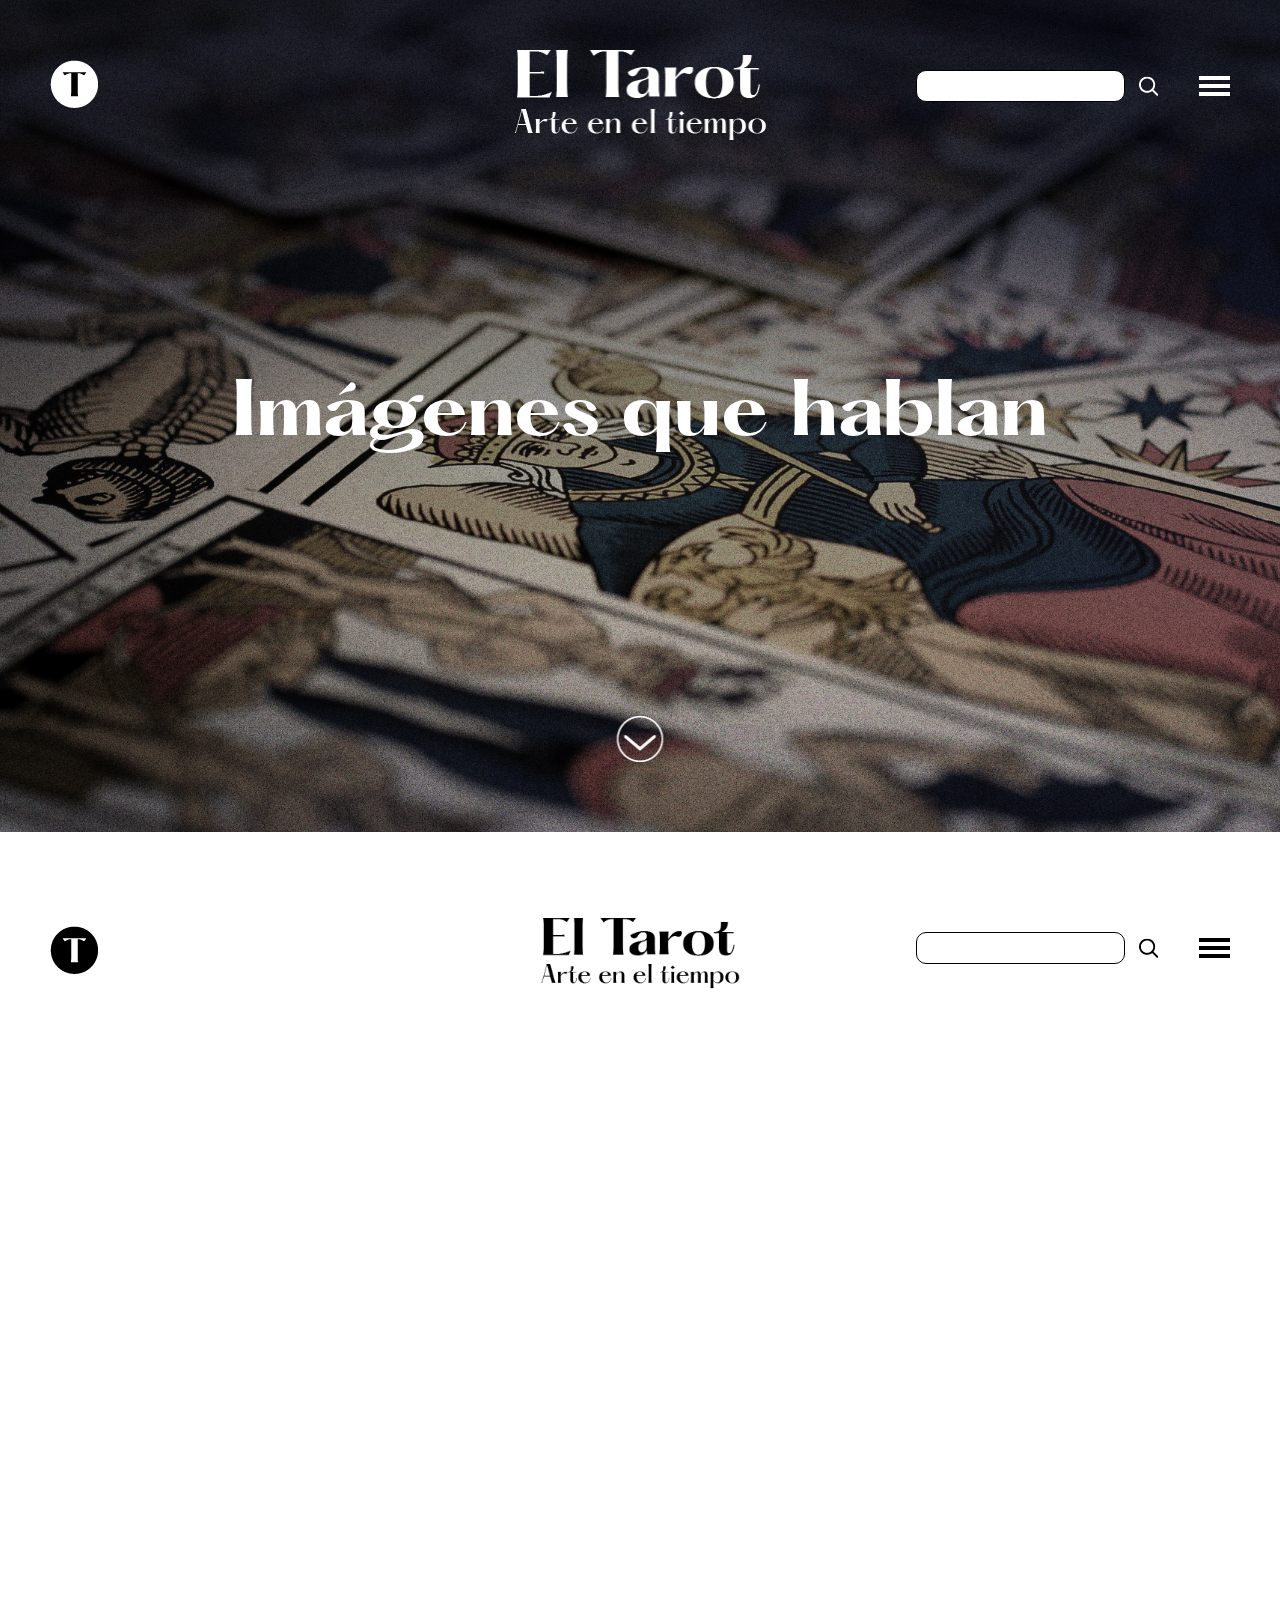
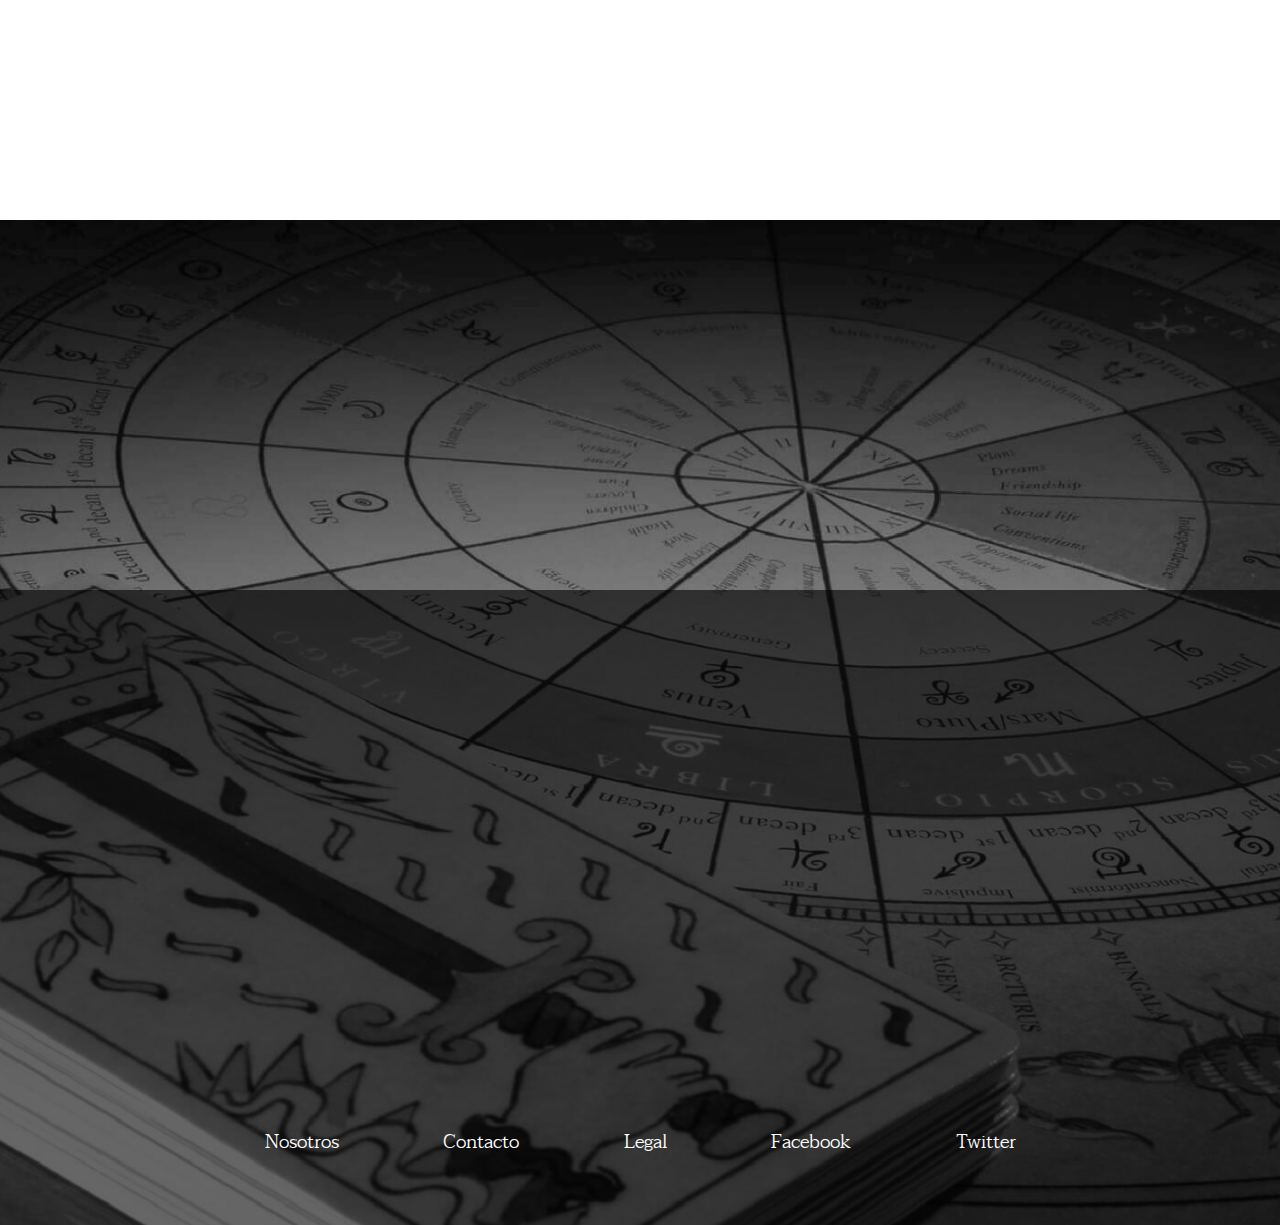
<file: index.html>
<!DOCTYPE html>
<html lang="es">
<head>
   <meta charset="UTF-8" />
   <meta http-equiv="X-UA-Compatible" content="IE=edge" />
   <meta name="viewport" content="width=device-width, initial-scale=1.0, maximum-scale=1.0, user-scalable=no" />
   <title>El Tarot - Arte en el Tiempo</title>
   <link rel="stylesheet" href="./assets/css/style.css?v=6" />
</head>
<body>
   
   <div class="main">
      <div class="container">

         <!-- Header Code -->
         <header class="header z-index-1 animated">
            <div class="content">

               <div class="wrapper-logo-short">
                  <a href="./" class="d-block">
                     <img class="full logo-short d-block color-invert" src="./assets/img/logo-short.png" alt="Logo Short" title="Logo Short">
                  </a>
               </div>

               <div class="wrapper-logo">
                  <a href="./" class="d-block">
                     <img class="full logo d-block color-invert" src="./assets/img/logo.png" alt="Logo" title="Logo" />
                  </a>
               </div>

               <!-- Navbar Code -->
               <div class="section-navbar animated">
                  
                  <div class="content-navbar">

                     <!-- Search Code -->
                     <div class="wrapper-search">
                        <input type="text" class="search" />
                        <button class="send-to-search text-hide color-invert">Send</button>
                     </div>
                     <!-- End Search Code -->

                     <!-- Toggle Button -->
                     <button class="button-toggle-navbar text-hide color-invert">
                        <span class="text-hide">Row</span>
                        <span class="text-hide">Row</span>
                        <span class="text-hide">Row</span>
                     </button>
                     <!-- End Toggle Button -->

                  </div>

                  <!-- Wrapper Navbar -->

                  <div class="wrapper-navbar">

                     <!-- Navbar -->
                     <nav id="nav" class="nav">
                        <ul class="w-fs-27">
                           <li><a href="./articulos">Artículos</a></li>
                           <li><a href="./articulos">Artistas Clásicos</a></li>
                           <li><a href="./articulos">Articulos Contemporáneos</a></li>
                           <li><a href="./articulos">Celebridades</a></li>
                        </ul>
                     </nav>
                     <!-- End Navbar -->

                     <!-- Menu 2 -->
                     <div class="menu-2 w-fs-27">
                        <a href="./">Home</a>
                        <a href="#nosotros">Nosotros</a>
                     </div>
                     <!-- End Menu 2 -->

                  </div>

               </div>
               <!-- End Navbar Code -->
            
            </div>
         </header>
         <!-- End Header Code -->

         <!-- Body code -->
         <section id="body" class="body">
            <div class="content">

               <!-- slider 1 -->
               <div id="slider-1" class="main-slider slider-1">

                  <a href="#" class="slide slide-1 active animated active">
                     <figure>
                        <figcaption class="description fs-90 text-white text-center">
                           <span class="d-inline-block animated fadeInLeft delay-2 hattonbold">Imágenes que hablan</span>
                        </figcaption>
                        <img class="full" src="./assets/img/home-slider/slide-1.jpg" alt="Slide 1" title="Slide 1" />
                     </figure>
                  </a>
                  
                  <a href="#" class="slide slide-2 animated">
                     <figure>
                        <figcaption class="description fs-90 text-black text-center">
                           <span class="d-inline-block animated fadeInLeft delay-2 hattonbold">Explorando la influencia </br>del ocultismo en el arte</span>
                           <button class="slide-button-1 fs-27 d-block margin-auto text-white">Por Marian Coma</button>
                        </figcaption>
                        <img class="full" src="./assets/img/home-slider/slide-2.jpg" alt="Slide 2" title="Slide 2" />
                     </figure>
                  </a>

                  <button class="go-down">Go Down</button>

               </div>
               <!-- End Slider 1 -->

               <!-- Header Sticky 1 Code -->
               <div class="header sticky sticky-1 z-index-3">
                  <div class="content">

                     <div class="wrapper-logo-short">
                        <a href="./" class="d-block">
                           <img class="full logo-short d-block color-invert" src="./assets/img/logo-short.png" alt="Logo Short" title="Logo Short">
                        </a>
                     </div>

                     <div class="wrapper-logo">
                        <a href="./" class="d-block">
                           <img class="full logo d-block color-invert" src="./assets/img/logo.png" alt="Logo" title="Logo" />
                        </a>
                     </div>

                     <!-- Navbar Code -->
                     <div class="section-navbar animated">
                        
                        <div class="content-navbar">

                           <!-- Search Code -->
                           <div class="wrapper-search">
                              <input type="text" class="search" />
                              <button class="send-to-search text-hide color-invert">Send</button>
                           </div>
                           <!-- End Search Code -->

                           <!-- Toggle Button -->
                           <button class="button-toggle-navbar text-hide color-invert">
                              <span class="text-hide">Row</span>
                              <span class="text-hide">Row</span>
                              <span class="text-hide">Row</span>
                           </button>
                           <!-- End Toggle Button -->

                        </div>

                        <!-- Wrapper Navbar -->

                        <div class="wrapper-navbar">

                           <!-- Navbar -->
                           <nav id="nav" class="nav">
                              <ul class="w-fs-27">
                                 <li><a href="./articulos">Artículos</a></li>
                                 <li><a href="./articulos">Artistas Clásicos</a></li>
                                 <li><a href="./articulos">Articulos Contemporáneos</a></li>
                                 <li><a href="./articulos">Celebridades</a></li>
                              </ul>
                           </nav>
                           <!-- End Navbar -->

                           <!-- Menu 2 -->
                           <div class="menu-2 w-fs-27">
                              <a href="./">Home</a>
                              <a href="#nosotros">Nosotros</a>
                           </div>
                           <!-- End Menu 2 -->

                        </div>

                     </div>
                     <!-- End Navbar Code -->
                  
                  </div>
               </div>
               <!-- End Header Sticky 1 Code -->

               <!-- Section Articles -->
               <div class="wrapper-section-articles" id="section-article">

                  <section class="section-articles content-width-1">

                     <article data-aos="fade-right" class="article article-1">
                        <a href="./tarot-terapeutico.html" target="_self">
                           <header class="animated">
                              <h2 class="title">Tarot terapéutico</h2>
                           </header>               
                           <img class="img" src="./assets/img/home-articles/article-1.jpg" alt="Articulo 1" title="Articulo 1">
                        </a>
                     </article>

                     <article data-aos="fade-up" class="article article-2">
                        <a href="#" target="_self">
                           <header class="animated">
                              <h2 class="title">Articulo 2</h2>
                           </header>               
                           <img class="img" src="./assets/img/home-articles/article-2.jpg" alt="Articulo 2" title="Articulo 2">
                        </a>
                     </article>

                     <article data-aos="fade-down" class="article article-3">
                        <a href="./princesa-diana.html" target="_self">
                           <header class="animated">
                              <h2 class="title">Princesa Diana</h2>
                           </header>               
                           <img class="img" src="./assets/img/home-articles/article-3.jpg" alt="Articulo 3" title="Articulo 3">
                        </a>
                     </article>

                     <article data-aos="fade-up" class="article article-4">
                        <a href="./tarot-luna-pan.html" target="_self">
                           <header class="animated">
                              <h2 class="title">Tarot Luna Pan</h2>
                           </header>               
                           <img class="img" src="./assets/img/home-articles/article-4.jpg" alt="Articulo 4" title="Articulo 4">
                        </a>
                     </article>

                     <article  data-aos="fade-down" class="article article-5">
                        <a href="./explorando-la-influencia-del-ocultismo-en-el-arte.html" target="_self">
                           <header class="animated">
                              <h2 class="title">Explorando el Ocultismo</h2>
                           </header>               
                           <img class="img" src="./assets/img/home-articles/article-5.jpg" alt="Articulo 5" title="Articulo 5">
                        </a>
                     </article>

                     <article data-aos="fade-up" class="article article-6">
                        <a href="#" target="_self">
                           <header class="animated">
                              <h2 class="title">Articulo 6</h2>
                           </header>               
                           <img class="img" src="./assets/img/home-articles/article-6.jpg" alt="Articulo 6" title="Articulo 6">
                        </a>
                     </article>

                     <article data-aos="fade-left" class="article article-7">
                        <a href="./leonardo-da-vinci-y-las-sociedades-secretas.html" target="_self">
                           <header class="animated">
                              <h2 class="title">Leonardo Da Vinci</h2>
                           </header>               
                           <img class="img" src="./assets/img/home-articles/article-7.jpg" alt="Articulo 7" title="Articulo 7">
                        </a>
                     </article>

                     <article data-aos="fade-left" class="article article-8">   
                        <a href="#" target="_self">   
                           <header class="animated">
                              <h2 class="title">Articulo 8</h2>
                           </header>               
                           <img class="img" src="./assets/img/home-articles/article-8.jpg" alt="Articulo 8" title="Articulo 8">
                        </a>
                     </article>

                  </section>

               </div>
               <!-- End Section Articles -->

               <!-- Section Nosotros -->
               <div id="nosotros" class="wrapper-section-nosotros with-bg-image z-index-1" style="background-image: url(./assets/img/back-image-nosotros.jpg);">

                  <!-- Header Sticky 2 Code -->
                  <div class="header sticky filter-black z-index-5" style="opacity: 0;">
                     <div class="content">

                        <div class="wrapper-logo-short">
                           <a href="./" class="d-block">
                              <img class="full logo-short d-block color-invert" src="./assets/img/logo-short.png" alt="Logo Short" title="Logo Short">
                           </a>
                        </div>

                        <div class="wrapper-logo">
                           <a href="./" class="d-block">
                              <img class="full logo d-block color-invert" src="./assets/img/logo.png" alt="Logo" title="Logo" />
                           </a>
                        </div>

                        <!-- Navbar Code -->
                        <div class="section-navbar animated">
                           
                           <div class="content-navbar">

                              <!-- Search Code -->
                              <div class="wrapper-search">
                                 <input type="text" class="search" />
                                 <button class="send-to-search text-hide color-invert">Send</button>
                              </div>
                              <!-- End Search Code -->

                              <!-- Toggle Button -->
                              <button class="button-toggle-navbar text-hide color-invert">
                                 <span class="text-hide">Row</span>
                                 <span class="text-hide">Row</span>
                                 <span class="text-hide">Row</span>
                              </button>
                              <!-- End Toggle Button -->

                           </div>

                           <!-- Wrapper Navbar -->
                           <div class="wrapper-navbar">

                              <!-- Navbar -->
                              <nav id="nav" class="nav">
                                 <ul class="w-fs-27">
                                    <li><a href="./articulos">Artículos</a></li>
                                    <li><a href="./articulos">Artistas Clásicos</a></li>
                                    <li><a href="./articulos">Articulos Contemporáneos</a></li>
                                    <li><a href="./articulos">Celebridades</a></li>
                                 </ul>
                              </nav>
                              <!-- End Navbar -->

                              <!-- Menu 2 -->
                              <div class="menu-2 w-fs-27">
                                 <a href="./">Home</a>
                                 <a href="#nosotros">Nosotros</a>
                              </div>
                              <!-- End Menu 2 -->

                           </div>
                           <!-- End Wrapper Navbar -->

                        </div>
                        <!-- End Navbar Code -->
                     
                     </div>
                  </div>
                  <!-- End Header Sticky 2 Code -->

                  <div class="content witg-bg-img">
                     <div class="wrapper-legend wrapper-legend-1">
                        <aside class="legend legend-1">
                           <p data-aos="fade-right" class="text-white fs-24 tavirajregular lh-1-5">No es un asunto desconocido los vínculos entre el arte y las creencias mágicas, mistéricas o místicas, una colección de motivos que integran lo que hoy llamamos “esoterismo”. Tanto las manifestaciones artísticas simbolistas o abstractas como las creencias o prácticas de índole sobrenaturalista existen desde los inicios de la civilización. Puede trazarse así una historia ininterrumpida de los vínculos entre ambos fenómenos al menos desde las primeras civilizaciones, tras las revoluciones neolítica y urbana.</p>

                           <!-- Navbar Footer -->
                           <div class="navbar-footer w-fs-20">
                              <a href="#" target="_blank">Nosotros</a>
                              <a href="./contacto.html" target="_blank">Contacto</a>
                              <a href="#" target="_blank">Legal</a>
                              <a href="#" target="_blank">Facebook</a>
                              <a href="#" target="_blank">Twitter</a>
                           </div>
                           <!-- End Navbar Footer -->
                        </aside>
                     </div>
                  </div>

               </div>
               <!-- End Section Nosotros -->

            </div>
         </section>
         <!-- End Body Code-->

      </div>
   </div>

   <!-- Insert Js Files -->
   <script src="./assets/js/main.js?v=2"></script>
   <script src="https://unpkg.com/aos@2.3.1/dist/aos.js"></script>
   <script>AOS.init();</script>
   <!-- Css File -->
   <link href="https://unpkg.com/aos@2.3.1/dist/aos.css" rel="stylesheet">
</body>
</html>
</file>
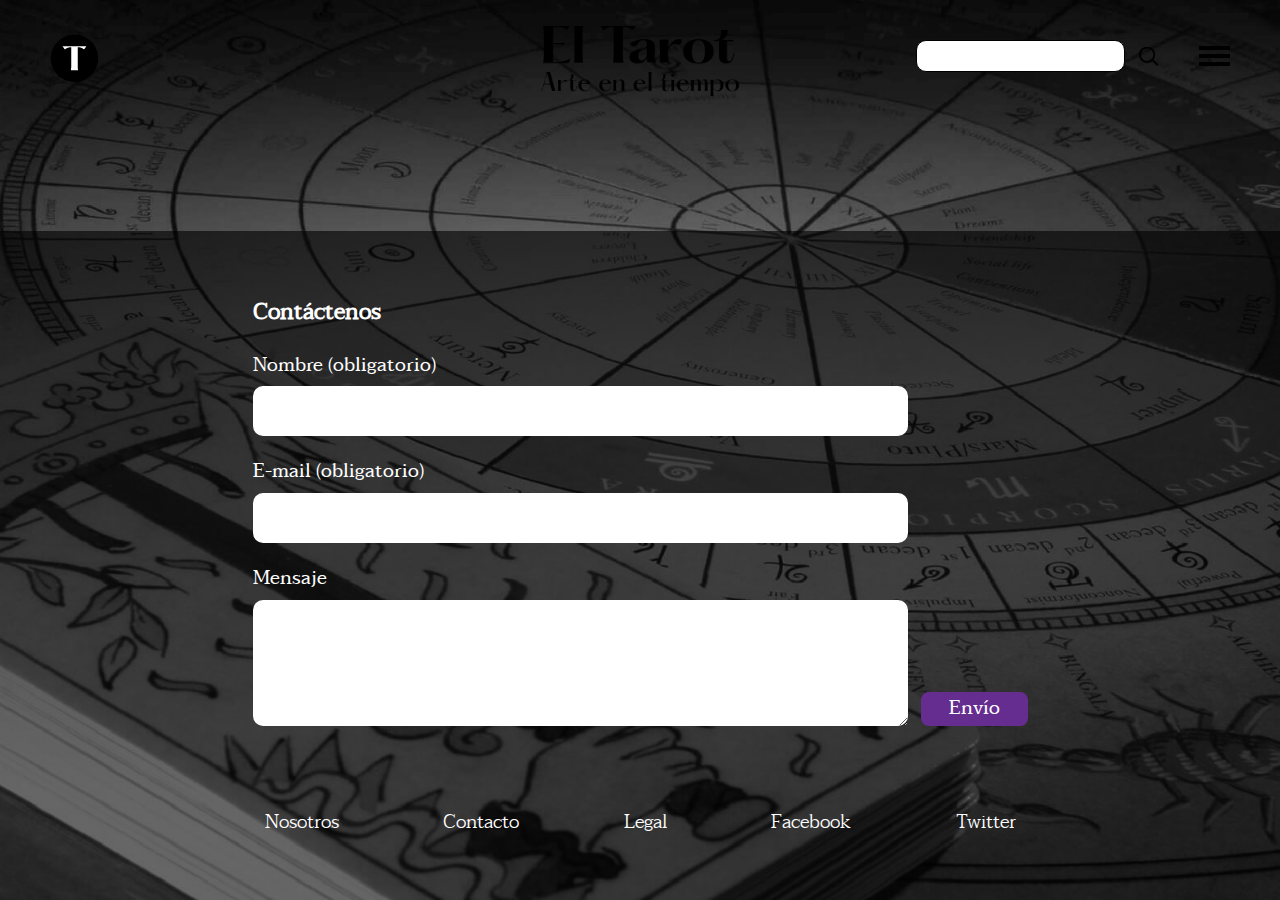
<file: contacto.html>
<!DOCTYPE html>
<html lang="es">
<head>
   <meta charset="UTF-8" />
   <meta http-equiv="X-UA-Compatible" content="IE=edge" />
   <meta name="viewport" content="width=device-width, initial-scale=1.0, maximum-scale=1.0, user-scalable=no" />
   <title>Contacto - El Tarot</title>
   <link rel="stylesheet" href="./assets/css/style.css?v=6" />
</head>
<body class="p-contact">
   
   <div class="main">
      <div class="container">

         <!-- Body code -->
         <section id="body" class="body" style="min-height: 100vh;">
            <div class="content">

               <!-- Section Nosotros -->
               <div class="wrapper-section-nosotros with-bg-image z-index-3" style="background-image: url(./assets/img/back-image-nosotros.jpg);min-height: 100vh;">

                  <!-- Header Sticky 2 Code -->
                  <header class="header sticky sticky-2 z-index-5 filter-black" style="margin-top: 0;">
                     <div class="content">

                        <div class="wrapper-logo-short">
                           <a href="./" class="d-block">
                              <img class="full logo-short d-block color-invert" src="./assets/img/logo-short.png" alt="Logo Short" title="Logo Short">
                           </a>
                        </div>

                        <div class="wrapper-logo">
                           <a href="./" class="d-block">
                              <img class="full logo d-block color-invert" src="./assets/img/logo.png" alt="Logo" title="Logo" />
                           </a>
                        </div>

                        <!-- Navbar Code -->
                        <div class="section-navbar animated">
                           
                           <div class="content-navbar">

                              <!-- Search Code -->
                              <div class="wrapper-search">
                                 <input type="text" class="search" />
                                 <button class="send-to-search text-hide color-invert">Send</button>
                              </div>
                              <!-- End Search Code -->

                              <!-- Toggle Button -->
                              <button class="button-toggle-navbar text-hide color-invert">
                                 <span class="text-hide">Row</span>
                                 <span class="text-hide">Row</span>
                                 <span class="text-hide">Row</span>
                              </button>
                              <!-- End Toggle Button -->

                           </div>

                           <!-- Wrapper Navbar -->
                           <div class="wrapper-navbar">

                              <!-- Navbar -->
                              <nav id="nav" class="nav">
                                 <ul class="w-fs-27">
                                    <li><a href="./articulos">Artículos</a></li>
                                    <li><a href="./articulos">Artistas Clásicos</a></li>
                                    <li><a href="./articulos">Articulos Contemporáneos</a></li>
                                    <li><a href="./articulos">Celebridades</a></li>
                                 </ul>
                              </nav>
                              <!-- End Navbar -->

                              <!-- Menu 2 -->
                              <div class="menu-2 w-fs-27">
                                 <a href="./">Home</a>
                                 <a href="./#nosotros">Nosotros</a>
                              </div>
                              <!-- End Menu 2 -->

                           </div>
                           <!-- End Wrapper Navbar -->

                        </div>
                        <!-- End Navbar Code -->
                     
                     </div>
                  </header>
                  <!-- End Header Sticky 2 Code -->

                  <div class="body-content content witg-bg-img">
                     <div class="wrapper-legend wrapper-legend-1">
                        <aside class="legend legend-1">
                           
                           <div class="wrapper-form">
                              <h4 class="text-white fs-24">Contáctenos</h4>
                              <form class="form-1">
                                 <p>
                                    <span class="fs-20">Nombre (obligatorio)</span>
                                    <input type="text">
                                 </p>
                                 <p>
                                    <span class="fs-20">E-mail (obligatorio)</span>
                                    <input type="text">
                                 </p>
                                 <p>
                                    <span class="fs-20">Mensaje</span>
                                    <textarea name="" id=""></textarea>
                                 </p>
                                 <button class="text-center fs-20 text-white">Envío</button>
                              </form>
                           </div>

                           <!-- Navbar Footer -->
                           <div class="navbar-footer w-fs-20 margin-1">
                              <a href="#" target="_blank">Nosotros</a>
                              <a href="./contacto.html" target="_blank">Contacto</a>
                              <a href="#" target="_blank">Legal</a>
                              <a href="#" target="_blank">Facebook</a>
                              <a href="#" target="_blank">Twitter</a>
                           </div>
                           <!-- End Navbar Footer -->
                        </aside>
                     </div>
                  </div>

               </div>
               <!-- End Section Nosotros -->

            </div>
         </section>
         <!-- End Body Code-->

      </div>
   </div>

   <!-- Insert Js Files -->
   <script src="./assets/js/main.js?v=2"></script>
   <script src="https://unpkg.com/aos@2.3.1/dist/aos.js"></script>
   <script>AOS.init();</script>
   <!-- Css File -->
   <link href="https://unpkg.com/aos@2.3.1/dist/aos.css" rel="stylesheet">
</body>
</html>
</file>
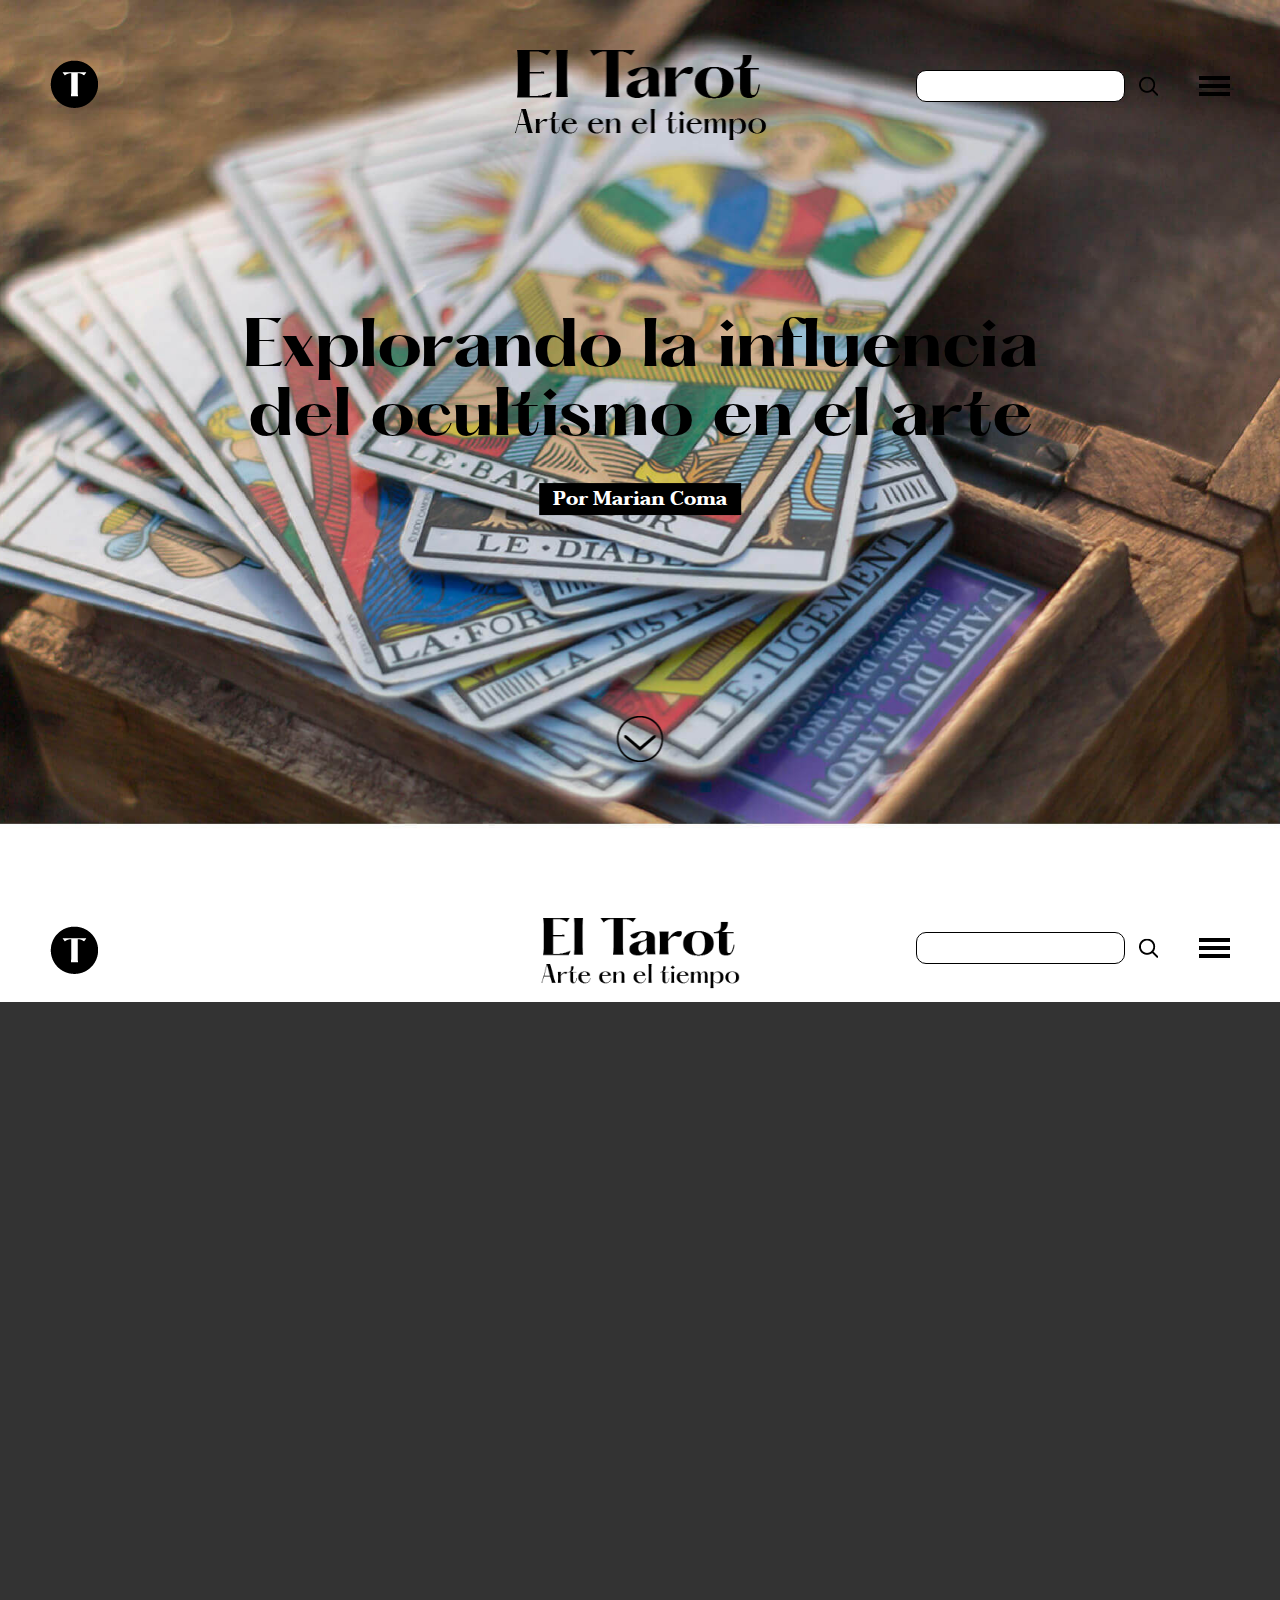
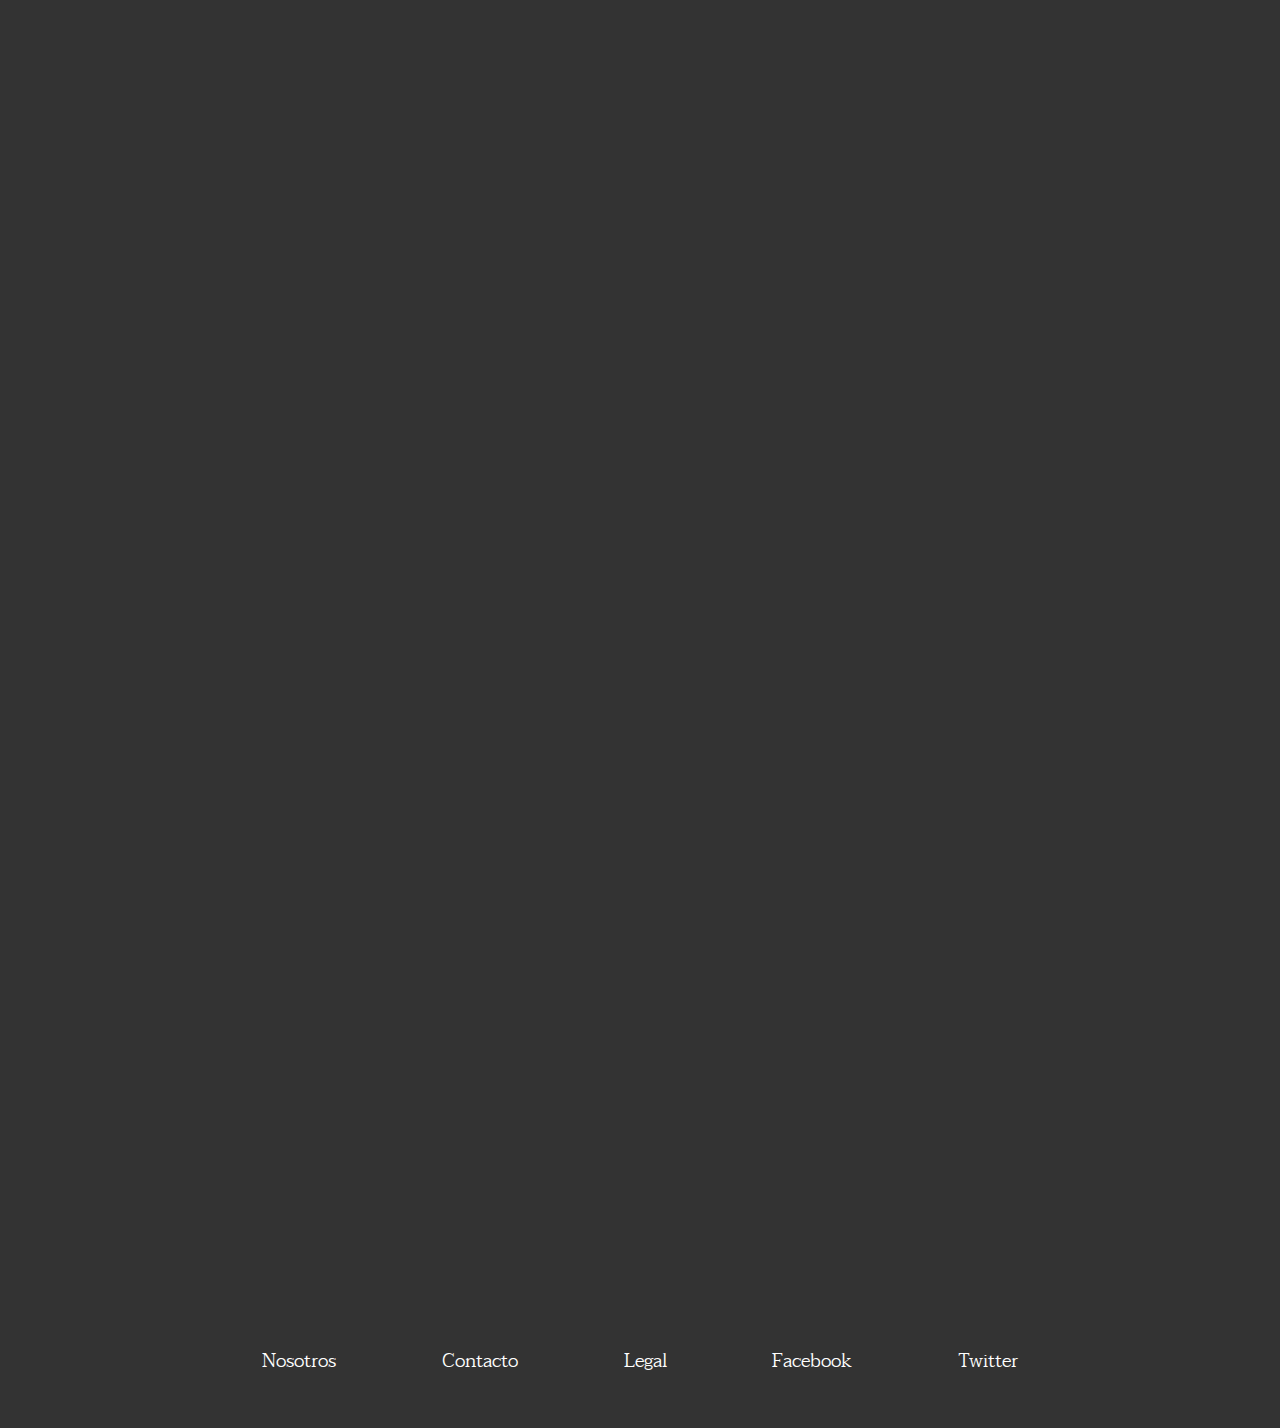
<file: explorando-la-influencia-del-ocultismo-en-el-arte.html>
<!DOCTYPE html>
<html lang="es">
<head>
   <meta charset="UTF-8" />
   <meta http-equiv="X-UA-Compatible" content="IE=edge" />
   <meta name="viewport" content="width=device-width, initial-scale=1.0, maximum-scale=1.0, user-scalable=no" />
   <title>Explorando la influencia del ocultismo en el arte - El Tarot</title>
   <link rel="stylesheet" href="./assets/css/style.css?v=6" />
   <!-- Share to Facebook -->
   <meta property="og:url" content="" />
   <meta property="og:type" content="article" />
   <meta property="og:title" content="Explorando la influencia del ocultismo en el arte" />
   <meta property="og:description" content="Explorando la influencia del ocultismo en el arte - El tarot" />
   <meta property="og:image" content="./assets/img/banner-explorando-ocultismo.jpg?v=5" />
   <!-- Share to Twitter -->
   <meta name="twitter:card" content="summary"/>
   <meta name="twitter:url" content=""/>
   <meta name="twitter:title" content="Explorando la influencia del ocultismo en el arte"/>
   <meta name="twitter:description" content="Explorando la influencia del ocultismo en el arte - El tarot"/>
   <meta name="twitter:image" content="./assets/img/banner-explorando-ocultismo.jpg?v=5"/>
</head>
<body class="p-eo">
   
   <div class="main">
      <div class="container">

         <!-- Header Code -->
         <header class="header filter-black z-index-1 animated">
            <div class="content">

               <div class="wrapper-logo-short">
                  <a href="./" class="d-block">
                     <img class="full logo-short d-block color-invert" src="./assets/img/logo-short.png" alt="Logo Short" title="Logo Short">
                  </a>
               </div>

               <div class="wrapper-logo">
                  <a href="./" class="d-block">
                     <img class="full logo d-block color-invert" src="./assets/img/logo.png" alt="Logo" title="Logo" />
                  </a>
               </div>

               <!-- Navbar Code -->
               <div class="section-navbar animated">
                  
                  <div class="content-navbar">

                     <!-- Search Code -->
                     <div class="wrapper-search">
                        <input type="text" class="search" />
                        <button class="send-to-search text-hide color-invert">Send</button>
                     </div>
                     <!-- End Search Code -->

                     <!-- Toggle Button -->
                     <button class="button-toggle-navbar text-hide color-invert">
                        <span class="text-hide">Row</span>
                        <span class="text-hide">Row</span>
                        <span class="text-hide">Row</span>
                     </button>
                     <!-- End Toggle Button -->

                  </div>

                  <!-- Wrapper Navbar -->

                  <div class="wrapper-navbar">

                     <!-- Navbar -->
                     <nav id="nav" class="nav">
                        <ul class="w-fs-27">
                           <li><a href="./articulos">Artículos</a></li>
                           <li><a href="./articulos">Artistas Clásicos</a></li>
                           <li><a href="./articulos">Articulos Contemporáneos</a></li>
                           <li><a href="./articulos">Celebridades</a></li>
                        </ul>
                     </nav>
                     <!-- End Navbar -->

                     <!-- Menu 2 -->
                     <div class="menu-2 w-fs-27">
                        <a href="./">Home</a>
                        <a href="./#nosotros">Nosotros</a>
                     </div>
                     <!-- End Menu 2 -->

                  </div>

               </div>
               <!-- End Navbar Code -->
            
            </div>
         </header>
         <!-- End Header Code -->

         <!-- Body code -->
         <section id="body" class="body">
            <div class="content">

               <!-- slider 1 -->
               <div id="slider-1" class="main-slider slider-1">

                  <a href="#" class="slide slide-1 active animated active delay-1">
                     <figure>
                        <figcaption class="description text-black text-center">
 
                           <span class="d-block animated fadeInLeft delay-2 fs-72 hattonbold">Explorando la influencia <br />del ocultismo en el arte</span>

                           <button class="slide-button-1 fs-20 d-block margin-auto text-white tavirajbold" style="margin-top: 28px;">Por Marian Coma</button>

                        </figcaption>
                        <img class="full" src="./assets/img/banner-explorando-ocultismo.jpg?v=2" alt="Tarot Terapéutico" title="Tarot Terapéutico" />
                     </figure>
                  </a>

                  <button class="go-down filter-invert">Go Down</button>

               </div>
               <!-- End Slider 1 -->

               <!-- Header Sticky 1 Code -->
               <div class="header sticky sticky-1 z-index-3">
                  <div class="content">

                     <div class="wrapper-logo-short">
                        <a href="./" class="d-block">
                           <img class="full logo-short d-block color-invert" src="./assets/img/logo-short.png" alt="Logo Short" title="Logo Short">
                        </a>
                     </div>

                     <div class="wrapper-logo">
                        <a href="./" class="d-block">
                           <img class="full logo d-block color-invert" src="./assets/img/logo.png" alt="Logo" title="Logo" />
                        </a>
                     </div>

                     <!-- Navbar Code -->
                     <div class="section-navbar animated">
                        
                        <div class="content-navbar">

                           <!-- Search Code -->
                           <div class="wrapper-search">
                              <input type="text" class="search" />
                              <button class="send-to-search text-hide color-invert">Send</button>
                           </div>
                           <!-- End Search Code -->

                           <!-- Toggle Button -->
                           <button class="button-toggle-navbar text-hide color-invert">
                              <span class="text-hide">Row</span>
                              <span class="text-hide">Row</span>
                              <span class="text-hide">Row</span>
                           </button>
                           <!-- End Toggle Button -->

                        </div>

                        <!-- Wrapper Navbar -->

                        <div class="wrapper-navbar">

                           <!-- Navbar -->
                           <nav id="nav" class="nav">
                              <ul class="w-fs-27">
                                 <li><a href="./articulos">Artículos</a></li>
                                 <li><a href="./articulos">Artistas Clásicos</a></li>
                                 <li><a href="./articulos">Articulos Contemporáneos</a></li>
                                 <li><a href="./articulos">Celebridades</a></li>
                              </ul>
                           </nav>
                           <!-- End Navbar -->

                           <!-- Menu 2 -->
                           <div class="menu-2 w-fs-27">
                              <a href="./">Home</a>
                              <a href="./#nosotros">Nosotros</a>
                           </div>
                           <!-- End Menu 2 -->

                        </div>

                     </div>
                     <!-- End Navbar Code -->
                  
                  </div>
               </div>
               <!-- End Header Sticky 1 Code -->

               <!-- Section Article 1 -->
               <div class="wrapper-section-style bg-c2" id="section-article" style="padding-bottom: 40px;">

                  <section class="section-style-1 margin-auto">

                     <article class="article article-1 padding-6 grid-col-2">
                        <article>
                           <h2 class="title text-left lh-1-25 fs-32 text-white" data-aos="fade-left">» La presencia del ocultismo, paganismo y psicodelia en el arte: de Harry Smith y Jordan Belson a William Burroughs y Alan Moore, pasando por Aleister Crowley«</h2>
                        </article>

                        <article>
                           <p data-aos="fade-right" class="lh-1-25 fs-21 aos-init aos-animate text-left text-white">El ocultismo siempre ha estado presente de una forma u otra entre nosotros, aunque no fuéramos plenamente conscientes de ello, ya sea a través de sociedades secretas, la cultura popular, el tarot o el espiritismo. Por motivos evidentes siempre ha permanecido en gran parte como un elemento underground, alejado de las masas y los grandes focos; un arte al que sólo los realmente interesados pueden acceder. Sin embargo, en los últimos años muchos artistas han vuelto a interesarse por asuntos tan diversos como la alquimia, los cultos secretas, la teosofía y la antroposofía, las corrientes esotéricas de las grandes religiones, las filosofías orientales, la magia, la psicodelia y la ingesta de drogas, los símbolos y los mitos universales, la llamada cuarta vía del místico armenio Georges Gurdjieff generando un renovado interés por estas cuestiones que no existía desde la Contracultura de los años sesenta y setenta.</p>
                        </article>
                     </article>

                  </section>

               </div>
               <!-- End Section Article 1 -->

               <!-- Section Article 2 -->
               <div class="wrapper-section-style bg-c2" id="section-article" style="padding-bottom: 50px;">

                  <section class="section-style-1 margin-auto">

                     <article class="article article-1 padding-6 grid-col-2">
                        <article>
                           <p data-aos="fade-right" class="lh-1-25 fs-21 aos-init aos-animate text-left text-white" style="margin-top: 0;">Durante décadas se censuró la influencia esotérica, sobre todo de la teosofía y el espiritismo, en la obra de maestros como Kandinsky, Mondrian, Malevich, Pollock y Gauguin, y también se negó el influjo de la geometría no euclídea y el concepto de la cuarta dimensión en artistas como Duchamp o los futuristas Giacomo Balla y Umberto Boccioni.<br><br>Estas conexiones con la teosofía, la alquimia, la masonería, la magia o la filosofía oriental son infinitas y además muy influyentes en el desarrollo de corrientes culturales como el rock, el jazz, el cine underground, la pintura abstracta o la literatura. Y aunque es sabida la influencia que han tenido personajes como Anton LaVey, Aleister Crowley, Georges Gurdjeff o los gurús psicodélicos en diferentes escenas y escuelas, no es tan fácil encontrar conexiones evidentes en museos u obras de divulgación entre esta relación</p>
                        </article>

                        <article>
                           <figure data-aos="fade-left">
                              <img class="d-block full" src="./assets/img/explorando-ocultismo-2.jpg?v=2" alt="" title="">
                              <figcaption class="text-white fs-16" style="margin-top: 14px;">'Holy Guardian Angel', de Marjorie Cameron.</figcaption>
                           </figure>
                        </article>
                     </article>

                     <!-- Navbar Footer -->
                     <div class="navbar-footer w-fs-20 text-white" style="margin-top: 0;">
                        <a href="#" target="_blank">Nosotros</a>
                        <a href="./contacto.html" target="_blank">Contacto</a>
                        <a href="#" target="_blank">Legal</a>
                        <a href="#" target="_blank">Facebook</a>
                        <a href="#" target="_blank">Twitter</a>
                     </div>
                     <!-- End Navbar Footer -->

                  </section>

               </div>
               <!-- End Section Article 2 -->

            </div>
         </section>
         <!-- End Body Code-->

         <div class="float-share">
            <button class="filter-invert facebook-button-share with-bg-image" style="background-image: url(./assets/img/facebook-button.png);"></button>
            <button class="filter-invert twitter-button-share with-bg-image" style="background-image: url(./assets/img/twitter-button.png);margin-top: 9px;"></button>
         </div>
      </div>
   </div>

   <!-- Insert Js Files -->
   <script src="./assets/js/main.js?v=2"></script>
   <script src="https://unpkg.com/aos@2.3.1/dist/aos.js"></script>
   <script>AOS.init();</script>
   <!-- Css File -->
   <link href="https://unpkg.com/aos@2.3.1/dist/aos.css" rel="stylesheet">
</body>
</html>
</file>
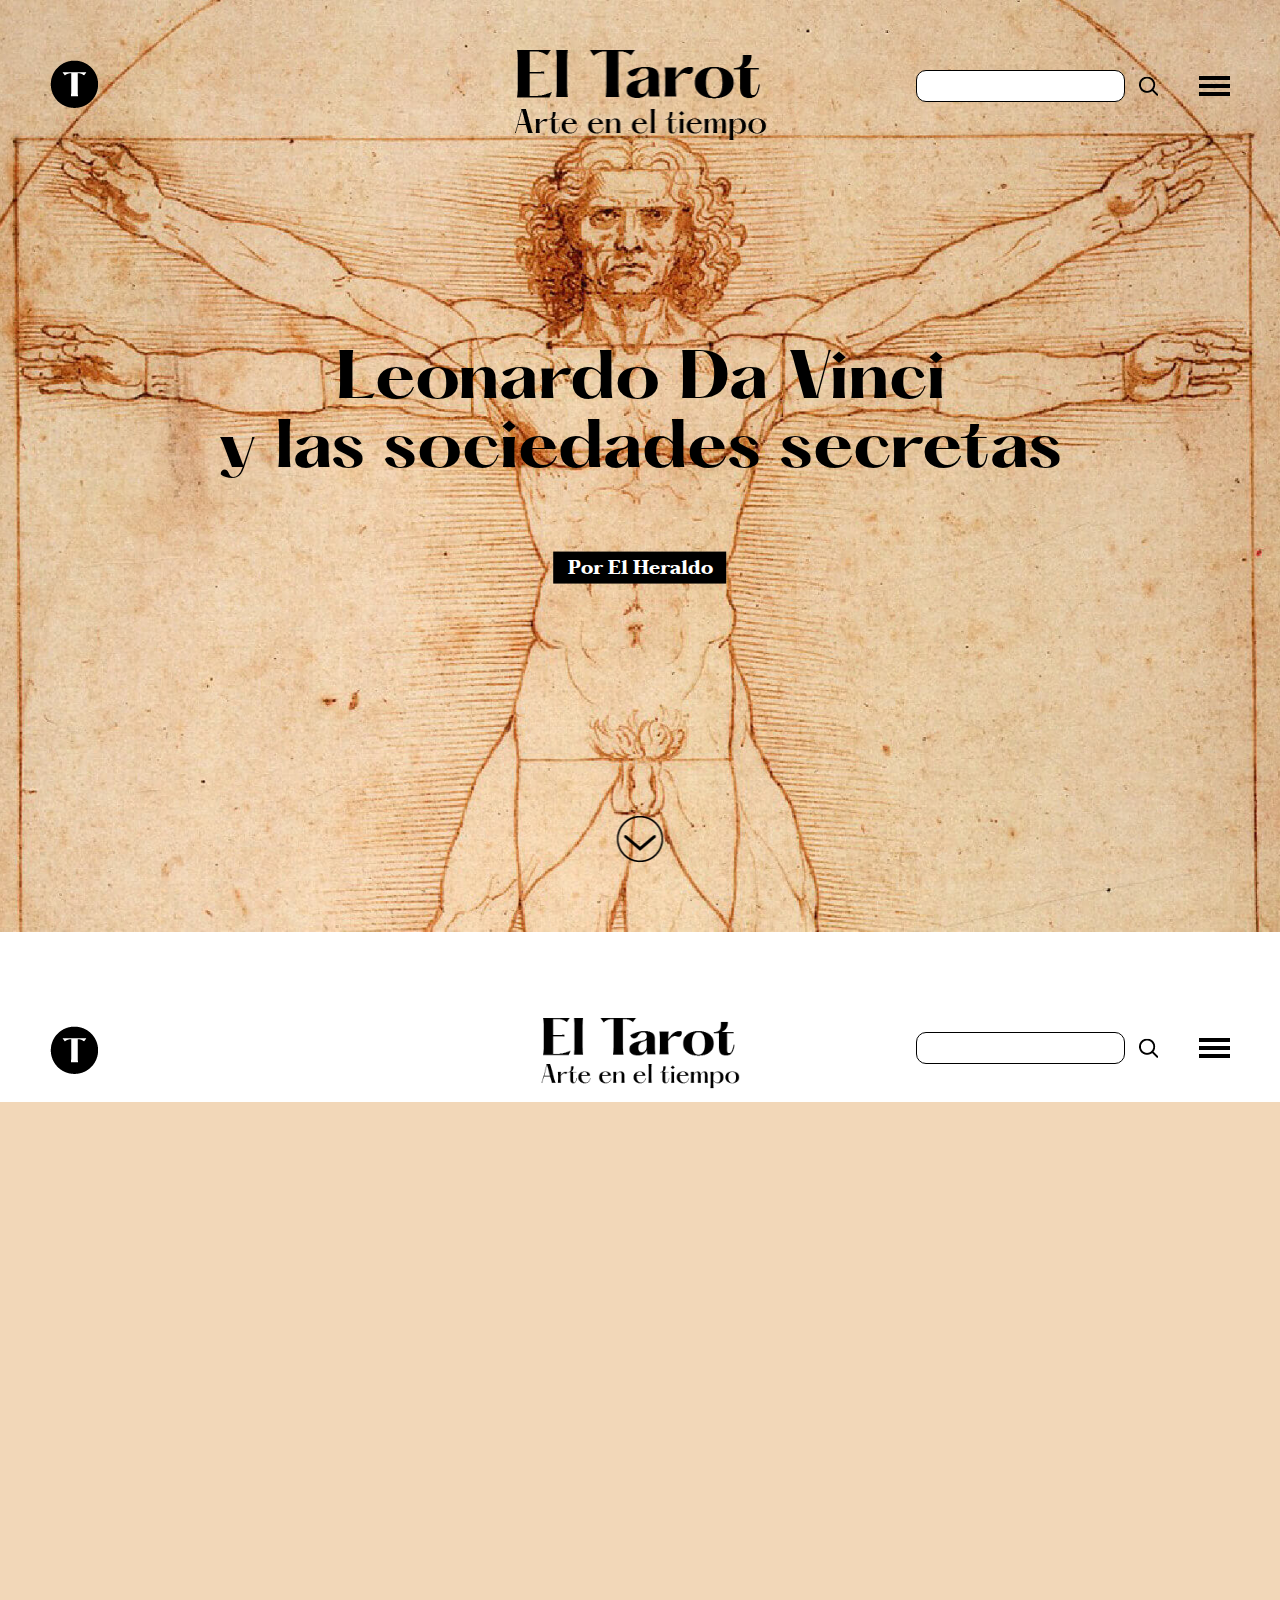
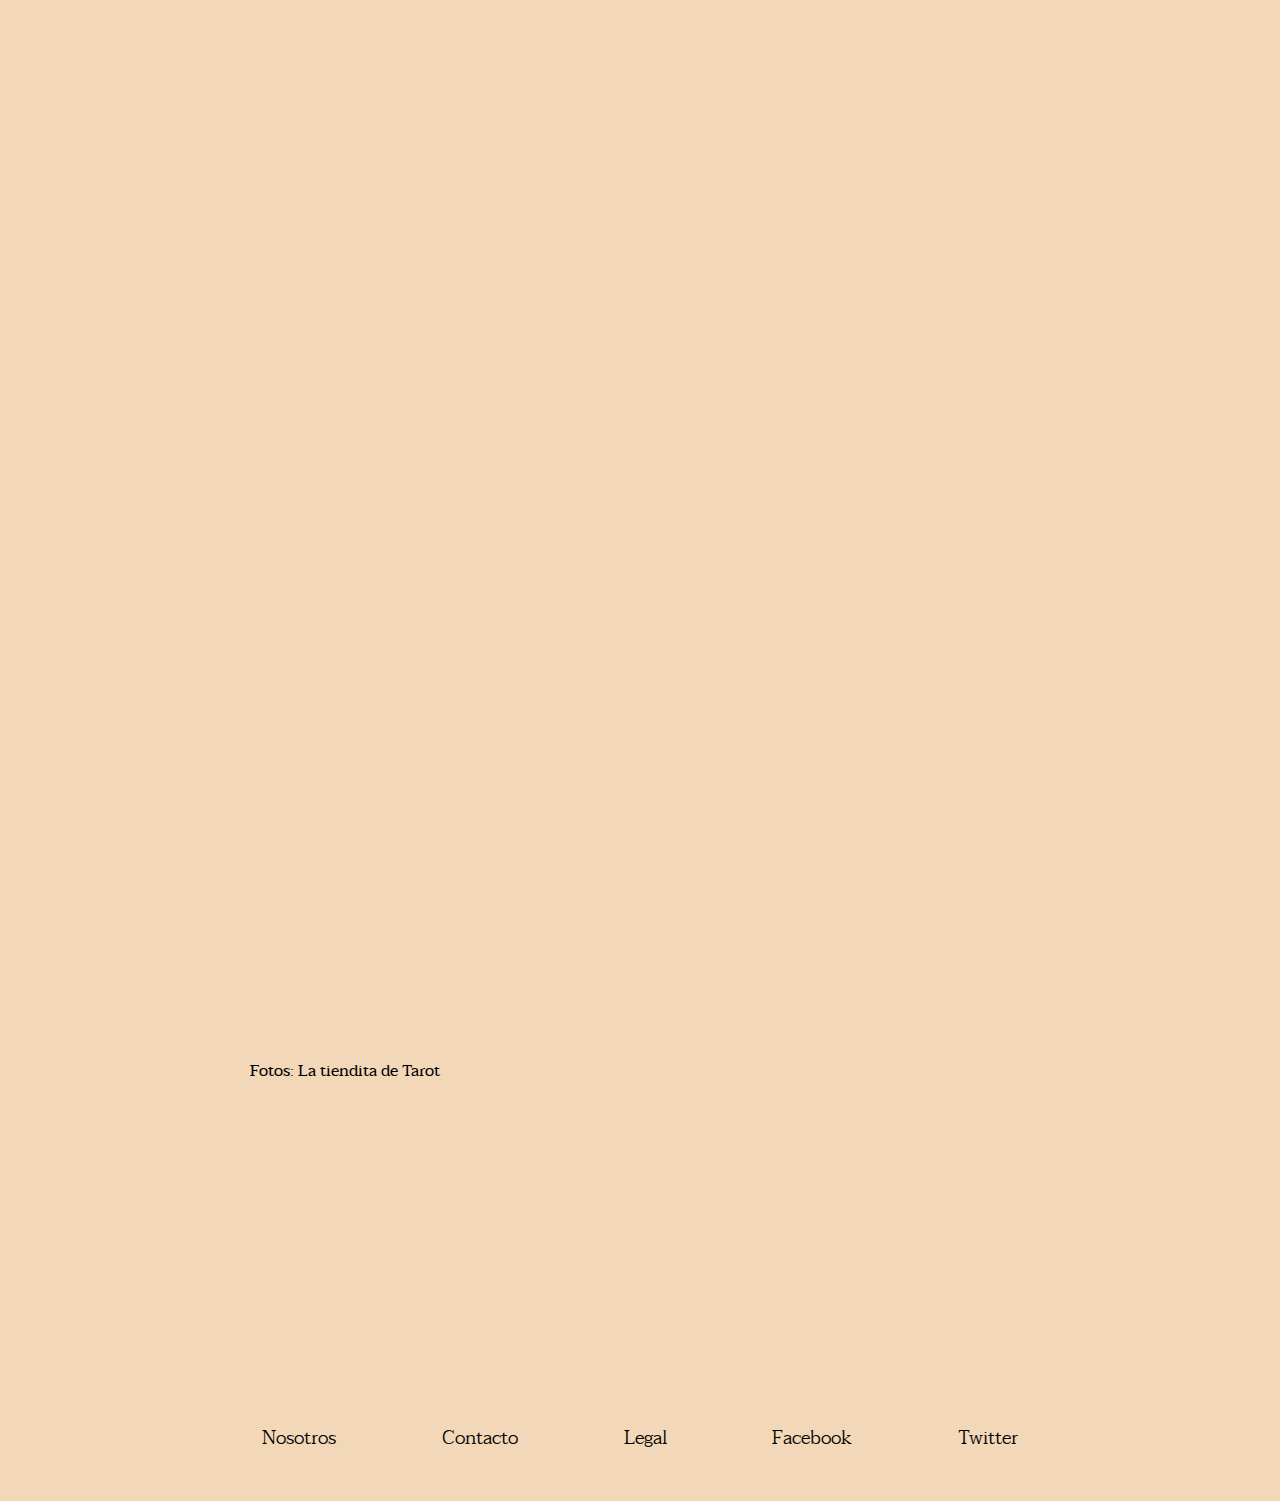
<file: leonardo-da-vinci-y-las-sociedades-secretas.html>
<!DOCTYPE html>
<html lang="es">
<head>
   <meta charset="UTF-8" />
   <meta http-equiv="X-UA-Compatible" content="IE=edge" />
   <meta name="viewport" content="width=device-width, initial-scale=1.0, maximum-scale=1.0, user-scalable=no" />
   <title>Leonardo Da Vinci - El Tarot</title>
   <link rel="stylesheet" href="./assets/css/style.css?v=6" />
   <!-- Share to Facebook -->
   <meta property="og:url" content="" />
   <meta property="og:type" content="article" />
   <meta property="og:title" content="Leonardo Da Vinci" />
   <meta property="og:description" content="Leonardo Da Vinci y la sociedades secretas - El Tarot" />
   <meta property="og:image" content="./assets/img/banner-leonardo-da-vinci.jpg?v=2" />
   <!-- Share to Twitter -->
   <meta name="twitter:card" content="summary"/>
   <meta name="twitter:url" content=""/>
   <meta name="twitter:title" content="Leonardo Da Vinci"/>
   <meta name="twitter:description" content="Leonardo Da Vinci y la sociedades secretas - El Tarot"/>
   <meta name="twitter:image" content="./assets/img/banner-leonardo-da-vinci.jpg?v=2"/>
</head>
<body class="p-tt">
   
   <div class="main">
      <div class="container">

         <!-- Header Code -->
         <header class="header filter-black z-index-1 animated">
            <div class="content">

               <div class="wrapper-logo-short">
                  <a href="./" class="d-block">
                     <img class="full logo-short d-block color-invert" src="./assets/img/logo-short.png" alt="Logo Short" title="Logo Short">
                  </a>
               </div>

               <div class="wrapper-logo">
                  <a href="./" class="d-block">
                     <img class="full logo d-block color-invert" src="./assets/img/logo.png" alt="Logo" title="Logo" />
                  </a>
               </div>

               <!-- Navbar Code -->
               <div class="section-navbar animated">
                  
                  <div class="content-navbar">

                     <!-- Search Code -->
                     <div class="wrapper-search">
                        <input type="text" class="search" />
                        <button class="send-to-search text-hide color-invert">Send</button>
                     </div>
                     <!-- End Search Code -->

                     <!-- Toggle Button -->
                     <button class="button-toggle-navbar text-hide color-invert">
                        <span class="text-hide">Row</span>
                        <span class="text-hide">Row</span>
                        <span class="text-hide">Row</span>
                     </button>
                     <!-- End Toggle Button -->

                  </div>

                  <!-- Wrapper Navbar -->

                  <div class="wrapper-navbar">

                     <!-- Navbar -->
                     <nav id="nav" class="nav">
                        <ul class="w-fs-27">
                           <li><a href="./articulos">Artículos</a></li>
                           <li><a href="./articulos">Artistas Clásicos</a></li>
                           <li><a href="./articulos">Articulos Contemporáneos</a></li>
                           <li><a href="./articulos">Celebridades</a></li>
                        </ul>
                     </nav>
                     <!-- End Navbar -->

                     <!-- Menu 2 -->
                     <div class="menu-2 w-fs-27">
                        <a href="./">Home</a>
                        <a href="./#nosotros">Nosotros</a>
                     </div>
                     <!-- End Menu 2 -->

                  </div>

               </div>
               <!-- End Navbar Code -->
            
            </div>
         </header>
         <!-- End Header Code -->

         <!-- Body code -->
         <section id="body" class="body">
            <div class="content">

               <!-- slider 1 -->
               <div id="slider-1" class="main-slider slider-1">

                  <a href="#" class="slide slide-1 active animated active delay-1">
                     <figure>
                        <figcaption class="description text-black text-center">
                           <span class="d-inline-block animated fadeInLeft delay-2 hattonbold fs-72">Leonardo Da Vinci <br />y las sociedades secretas</span>
                           <button class="slide-button-1 fs-20 d-block margin-auto text-white tavirajbold">Por El Heraldo</button>
                        </figcaption>
                        <img class="full" src="./assets/img/banner-leonardo-da-vinci.jpg?v=2" alt="Tarot Terapéutico" title="Tarot Terapéutico" />
                     </figure>
                  </a>

                  <button class="go-down filter-invert">Go Down</button>

               </div>
               <!-- End Slider 1 -->

               <!-- Header Sticky 1 Code -->
               <div class="header sticky sticky-1 z-index-3">
                  <div class="content">

                     <div class="wrapper-logo-short">
                        <a href="./" class="d-block">
                           <img class="full logo-short d-block color-invert" src="./assets/img/logo-short.png" alt="Logo Short" title="Logo Short">
                        </a>
                     </div>

                     <div class="wrapper-logo">
                        <a href="./" class="d-block">
                           <img class="full logo d-block color-invert" src="./assets/img/logo.png" alt="Logo" title="Logo" />
                        </a>
                     </div>

                     <!-- Navbar Code -->
                     <div class="section-navbar animated">
                        
                        <div class="content-navbar">

                           <!-- Search Code -->
                           <div class="wrapper-search">
                              <input type="text" class="search" />
                              <button class="send-to-search text-hide color-invert">Send</button>
                           </div>
                           <!-- End Search Code -->

                           <!-- Toggle Button -->
                           <button class="button-toggle-navbar text-hide color-invert">
                              <span class="text-hide">Row</span>
                              <span class="text-hide">Row</span>
                              <span class="text-hide">Row</span>
                           </button>
                           <!-- End Toggle Button -->

                        </div>

                        <!-- Wrapper Navbar -->

                        <div class="wrapper-navbar">

                           <!-- Navbar -->
                           <nav id="nav" class="nav">
                              <ul class="w-fs-27">
                                 <li><a href="./articulos">Artículos</a></li>
                                 <li><a href="./articulos">Artistas Clásicos</a></li>
                                 <li><a href="./articulos">Articulos Contemporáneos</a></li>
                                 <li><a href="./articulos">Celebridades</a></li>
                              </ul>
                           </nav>
                           <!-- End Navbar -->

                           <!-- Menu 2 -->
                           <div class="menu-2 w-fs-27">
                              <a href="./">Home</a>
                              <a href="./#nosotros">Nosotros</a>
                           </div>
                           <!-- End Menu 2 -->

                        </div>

                     </div>
                     <!-- End Navbar Code -->
                  
                  </div>
               </div>
               <!-- End Header Sticky 1 Code -->

               <!-- Section Article 1 -->
               <div class="wrapper-section-style bg-c3" id="section-article">

                  <section class="section-style-1 margin-auto">

                     <article class="article article-1 padding-6">
                        <header class="animated">
                           <h2 class="title text-center lh-1-5 fs-32" data-aos="fade-left">» El genio italiano nacería un 15 de abril 
                              pero de 1452 y abarcaría muchas áreas 
                              como el arte, la ingeniería y la cartomancia«</h2>
                        </header>               
                        <p data-aos="fade-right" class="lh-1-5 description fs-21">Leonardo di ser Piero da Vinci nació un 15 de abril de 1452 en Amboise, durante su vida fue un polímata florentino en plena edad Renacentista en Italia, además de ser el afamado pintor y autor de la Mona Lisa, fue un anatomista, arquitecto, paleontólogo, artista, botánico, científico, escritor, escultor, filósofo, ingeniero, inventor, músico, poeta y urbanista.<br /><br />Leonardo también realizó sus bocetos basados en la astrología y la evolución del universo y las estrellas. Razón por la cual el tarot de Da Vinci sirvió como inspiración para que muchos artistas quisiera imitarlo, tal como lo hizo el pintor español y surrealista, Salvador Dalí.<br /><br /><span class="d-flex fs-32 text-center lh-1-25" class="margin-top: 15px;">»Da Vinci, la gran imagen que tenemos de la genialidad omni-abarcante, que se extiende sobre todos los ámbitos con pinceladas luminosas, cautiva también por su método, hasta el punto de que históricamente se le ha atribuido cierta conexión con el misticismo«</span></p>
                     </article>

                  </section>

               </div>
               <!-- End Section Article 1 -->

               <!-- Section Article 2 -->
               <div class="wrapper-section-style bg-c3" id="section-article">

                  <section class="section-style-1 margin-auto">

                     <article class="article article-1 padding-6">
                        <figure>
                           <img data-aos="fade-down" class="margin-auto d-block mw-img" src="./assets/img/leonardo-da-vinci-2.jpg?v=2" alt="Cartas" title="Cartas"> 
                           <figcaption class="fs-16" style="margin-top: 30px;">Fotos: La tiendita de Tarot</figcaption>
                        </figure> 

                        <p data-aos="fade-right" class="lh-1-5 description fs-21">La cualidad mistérica, oculta, que en ocasiones se ha atribuido a la obra de Leonardo, ligando parte de su genialidad a un sistema más amplio que toma la forma de una sociedad secreta, una comunidad poseedora de un conocimiento que entrega solo a los probos (como Newton y su pretendida relación con los rosacruces). Es cierto: Leonardo pintó La última cena, ¿pero esta sería la misma sin el cúmulo de significados que se agolpa ante el espectador con aparente inocencia?</p>

                        <!-- Navbar Footer -->
                        <div class="navbar-footer w-fs-20 text-black" style="margin-top: 65px;">
                           <a href="#" target="_blank">Nosotros</a>
                           <a href="./contacto.html" target="_blank">Contacto</a>
                           <a href="#" target="_blank">Legal</a>
                           <a href="#" target="_blank">Facebook</a>
                           <a href="#" target="_blank">Twitter</a>
                        </div>
                        <!-- End Navbar Footer -->
                     </article>

                  </section>

               </div>
               <!-- End Section Article 2 -->

            </div>
         </section>
         <!-- End Body Code-->

         <div class="float-share">
            <button class="facebook-button-share with-bg-image" style="background-image: url(./assets/img/facebook-button.png);"></button>
            <button class="twitter-button-share with-bg-image" style="background-image: url(./assets/img/twitter-button.png);margin-top: 9px;"></button>
         </div>
      </div>
   </div>

   <!-- Insert Js Files -->
   <script src="./assets/js/main.js?v=2"></script>
   <script src="https://unpkg.com/aos@2.3.1/dist/aos.js"></script>
   <script>AOS.init();</script>
   <!-- Css File -->
   <link href="https://unpkg.com/aos@2.3.1/dist/aos.css" rel="stylesheet">
</body>
</html>
</file>
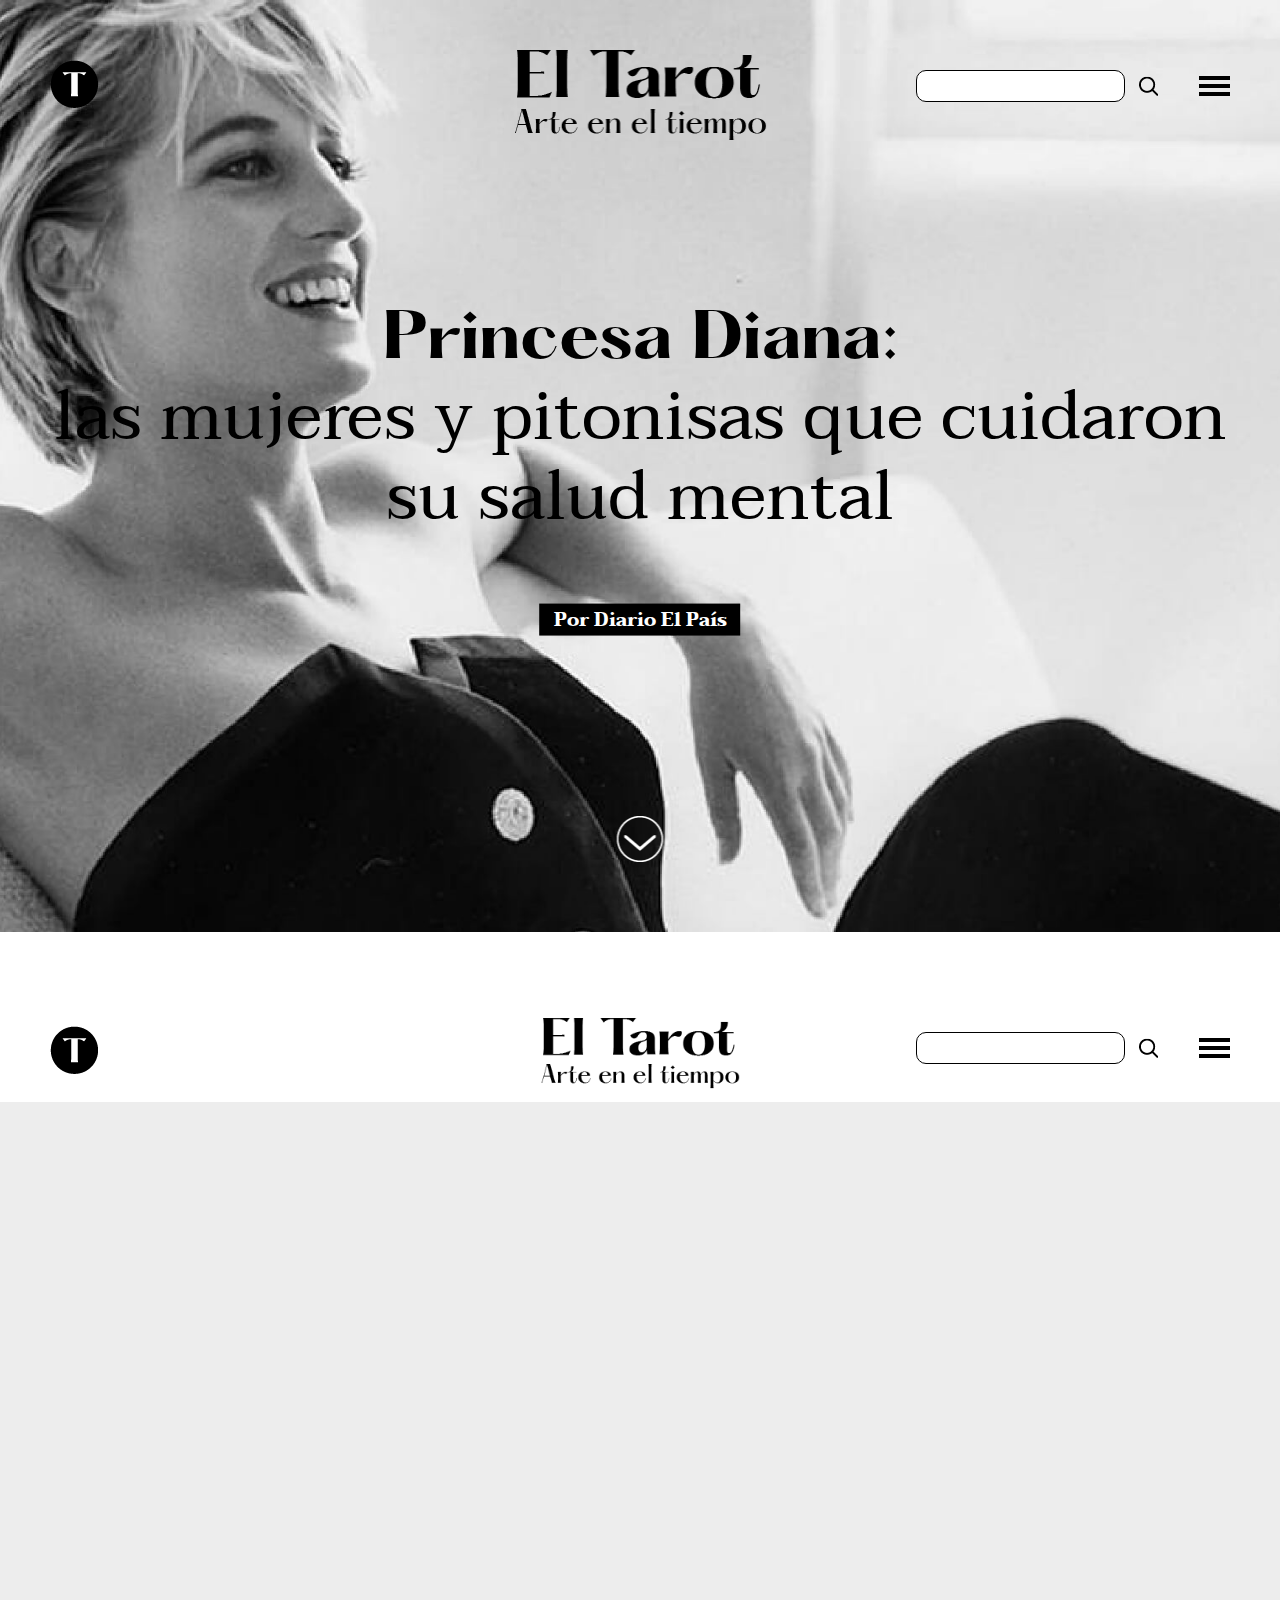
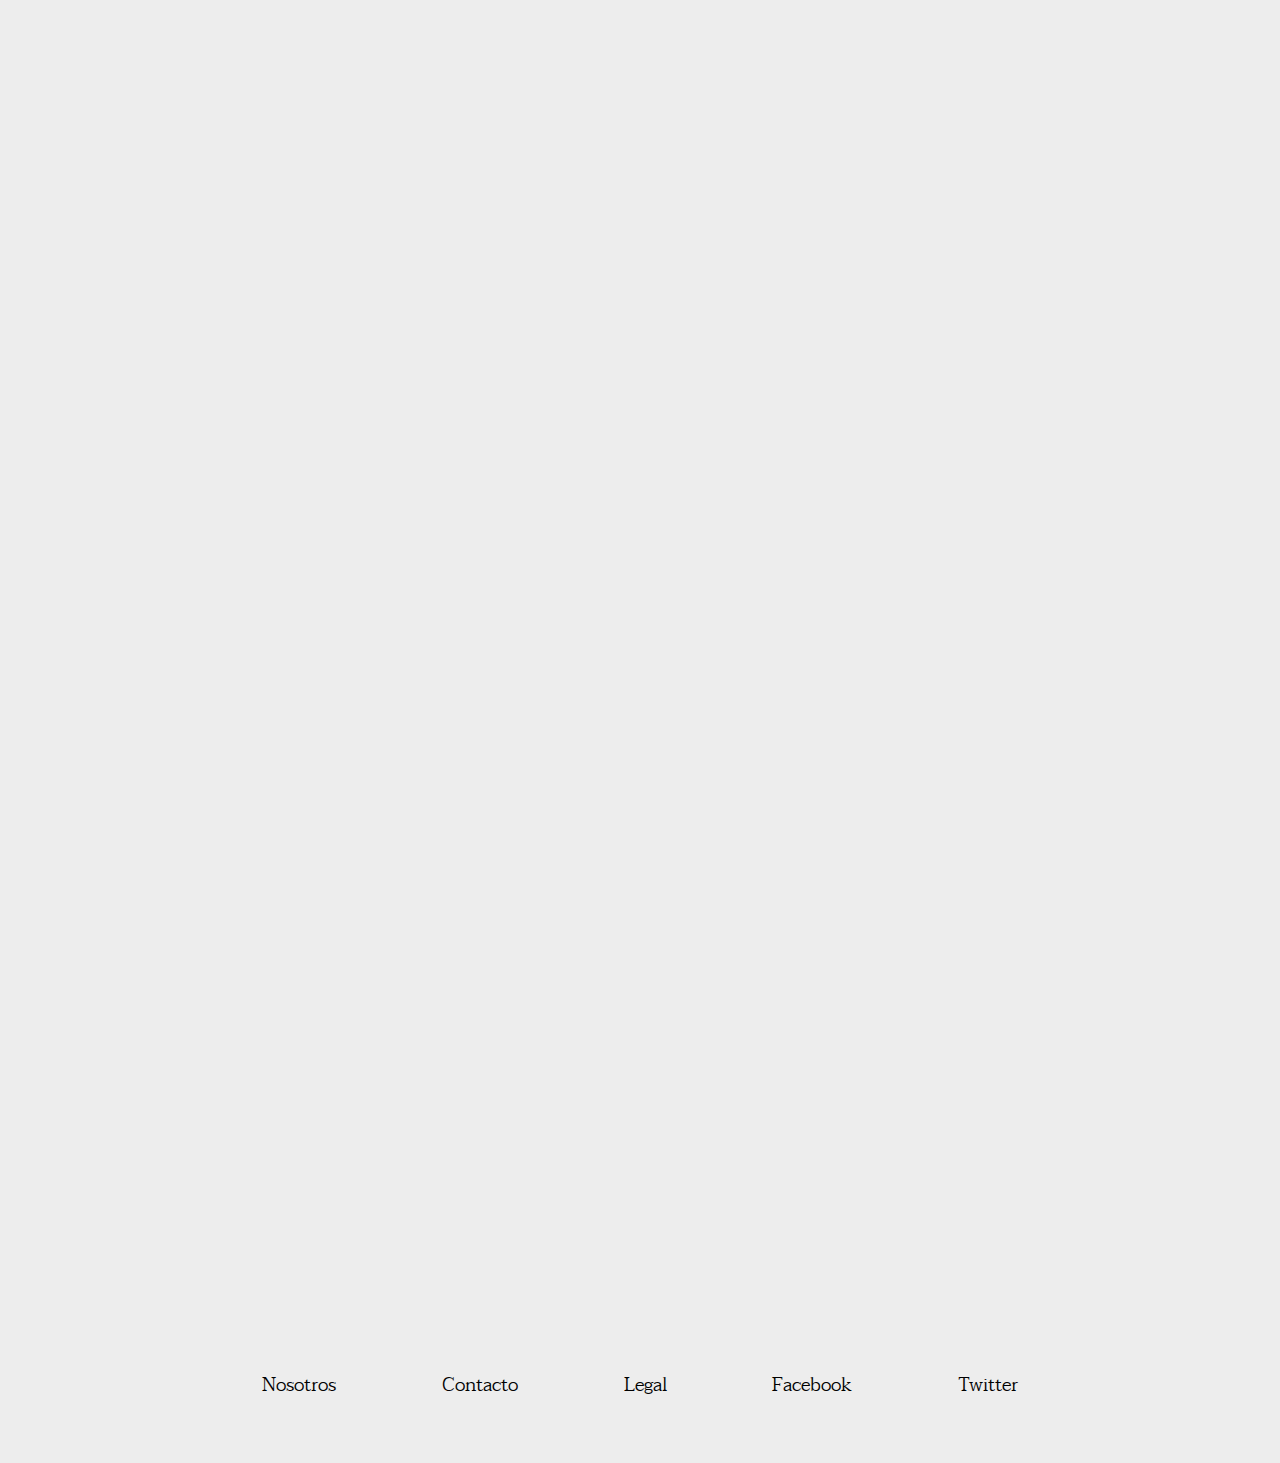
<file: princesa-diana.html>
<!DOCTYPE html>
<html lang="es">
<head>
   <meta charset="UTF-8" />
   <meta http-equiv="X-UA-Compatible" content="IE=edge" />
   <meta name="viewport" content="width=device-width, initial-scale=1.0, maximum-scale=1.0, user-scalable=no" />
   <title>Princesa Diana - El Tarot</title>
   <link rel="stylesheet" href="./assets/css/style.css?v=6" />
   <!-- Share to Facebook -->
   <meta property="og:url" content="" />
   <meta property="og:type" content="article" />
   <meta property="og:title" content="Princesa Diana" />
   <meta property="og:description" content="Princesa Diana las mujeres y pitonisas 
   que cuidaron su salud mental" />
   <meta property="og:image" content="./assets/img/princesa-diana.png?v=1" />
   <!-- Share to Twitter -->
   <meta name="twitter:card" content="summary"/>
   <meta name="twitter:url" content=""/>
   <meta name="twitter:title" content="Princesa Diana"/>
   <meta name="twitter:description" content="Princesa Diana las mujeres y pitonisas 
   que cuidaron su salud mental"/>
   <meta name="twitter:image" content="./assets/img/princesa-diana.png?v=1"/>
</head>
<body class="p-tt">
   
   <div class="main">
      <div class="container">

         <!-- Header Code -->
         <header class="header filter-black z-index-1 animated">
            <div class="content">

               <div class="wrapper-logo-short">
                  <a href="./" class="d-block">
                     <img class="full logo-short d-block color-invert" src="./assets/img/logo-short.png" alt="Logo Short" title="Logo Short">
                  </a>
               </div>

               <div class="wrapper-logo">
                  <a href="./" class="d-block">
                     <img class="full logo d-block color-invert" src="./assets/img/logo.png" alt="Logo" title="Logo" />
                  </a>
               </div>

               <!-- Navbar Code -->
               <div class="section-navbar animated">
                  
                  <div class="content-navbar">

                     <!-- Search Code -->
                     <div class="wrapper-search">
                        <input type="text" class="search" />
                        <button class="send-to-search text-hide color-invert">Send</button>
                     </div>
                     <!-- End Search Code -->

                     <!-- Toggle Button -->
                     <button class="button-toggle-navbar text-hide color-invert">
                        <span class="text-hide">Row</span>
                        <span class="text-hide">Row</span>
                        <span class="text-hide">Row</span>
                     </button>
                     <!-- End Toggle Button -->

                  </div>

                  <!-- Wrapper Navbar -->

                  <div class="wrapper-navbar">

                     <!-- Navbar -->
                     <nav id="nav" class="nav">
                        <ul class="w-fs-27">
                           <li><a href="./articulos">Artículos</a></li>
                           <li><a href="./articulos">Artistas Clásicos</a></li>
                           <li><a href="./articulos">Articulos Contemporáneos</a></li>
                           <li><a href="./articulos">Celebridades</a></li>
                        </ul>
                     </nav>
                     <!-- End Navbar -->

                     <!-- Menu 2 -->
                     <div class="menu-2 w-fs-27">
                        <a href="./">Home</a>
                        <a href="./#nosotros">Nosotros</a>
                     </div>
                     <!-- End Menu 2 -->

                  </div>

               </div>
               <!-- End Navbar Code -->
            
            </div>
         </header>
         <!-- End Header Code -->

         <!-- Body code -->
         <section id="body" class="body">
            <div class="content">

               <!-- slider 1 -->
               <div id="slider-1" class="main-slider slider-1">

                  <a href="#" class="slide slide-1 active animated active delay-1">
                     <figure>
                        <figcaption class="description fs-90 text-black text-center">
                           <span class="d-inline-block animated fadeInLeft delay-2 hattonbold fs-72">Princesa Diana: 
                           </span>
                           <span class="d-inline-block animated fadeInLeft delay-2">las mujeres y pitonisas 
                              que cuidaron su salud mental</span>
                           <button class="slide-button-1 fs-20 d-block margin-auto text-white tavirajbold">Por Diario El País</button>
                        </figcaption>
                        <img class="full" src="./assets/img/banner-princesa-diana.jpg?v=2" alt="Tarot Terapéutico" title="Tarot Terapéutico" />
                     </figure>
                  </a>

                  <button class="go-down">Go Down</button>

               </div>
               <!-- End Slider 1 -->

               <!-- Header Sticky 1 Code -->
               <div class="header sticky sticky-1 z-index-3">
                  <div class="content">

                     <div class="wrapper-logo-short">
                        <a href="./" class="d-block">
                           <img class="full logo-short d-block color-invert" src="./assets/img/logo-short.png" alt="Logo Short" title="Logo Short">
                        </a>
                     </div>

                     <div class="wrapper-logo">
                        <a href="./" class="d-block">
                           <img class="full logo d-block color-invert" src="./assets/img/logo.png" alt="Logo" title="Logo" />
                        </a>
                     </div>

                     <!-- Navbar Code -->
                     <div class="section-navbar animated">
                        
                        <div class="content-navbar">

                           <!-- Search Code -->
                           <div class="wrapper-search">
                              <input type="text" class="search" />
                              <button class="send-to-search text-hide color-invert">Send</button>
                           </div>
                           <!-- End Search Code -->

                           <!-- Toggle Button -->
                           <button class="button-toggle-navbar text-hide color-invert">
                              <span class="text-hide">Row</span>
                              <span class="text-hide">Row</span>
                              <span class="text-hide">Row</span>
                           </button>
                           <!-- End Toggle Button -->

                        </div>

                        <!-- Wrapper Navbar -->

                        <div class="wrapper-navbar">

                           <!-- Navbar -->
                           <nav id="nav" class="nav">
                              <ul class="w-fs-27">
                                 <li><a href="./articulos">Artículos</a></li>
                                 <li><a href="./articulos">Artistas Clásicos</a></li>
                                 <li><a href="./articulos">Articulos Contemporáneos</a></li>
                                 <li><a href="./articulos">Celebridades</a></li>
                              </ul>
                           </nav>
                           <!-- End Navbar -->

                           <!-- Menu 2 -->
                           <div class="menu-2 w-fs-27">
                              <a href="./">Home</a>
                              <a href="./#nosotros">Nosotros</a>
                           </div>
                           <!-- End Menu 2 -->

                        </div>

                     </div>
                     <!-- End Navbar Code -->
                  
                  </div>
               </div>
               <!-- End Header Sticky 1 Code -->

               <!-- Section Article 1 -->
               <div class="wrapper-section-style bg-c1" id="section-article">

                  <section class="section-style-1 margin-auto">

                     <article class="article article-1 padding-1">
                        <header class="animated">
                           <h2 class="title text-center lh-1-5 fs-32" data-aos="fade-left">»La Princesa Diana de Gales creía en la adivinación, 
                              de ahí que hubo tres pitonisas a las que les confió 
                              su salud mental, pero ¿pudo alguna predecir 
                              su muerte?, aquí te contamos todo sobre 
                              la mujer que se gano la confianza de Lady Di«</h2>
                        </header>               
                        <p data-aos="fade-right" class="lh-1-5 description fs-21"><strong><i>Mujeres que cuidaron a la Princesa Diana</i></strong><br />
                           Una de las pitonisas que convivió con la Princesa Diana antes de que muriera trágicamente en el mes de agosto de 1997 fue la Debbie Frank, quien dio a conocer al diario británico The Sun que en su última sesión habían visto la lectura de un eclipse, el cual predecía que Lady Di tendría, según la adivinación un cambio de vida muy trascendente, algo que aseguró sería tan importante como su boda con el Príncipe Carlos y el nacimiento del Príncipe William.<br /><br />
                           Debbie Frank, aseguró que, en aquellos días, la Princesa Diana era realmente feliz con su novio en curso, Dodi, y además estaba muy entusiasmada por los proyectos que tenía en puerta y porque podría ver más seguido a sus hijos; de ahí que tomaron la lectura del tarot como algo positivo, más nunca imaginó que esto predecía su muerte, ante esto, a pitonisa declaró:</p>
                     </article>

                  </section>

               </div>
               <!-- End Section Article 1 -->


               <!-- Section Article 2 -->
               <div class="wrapper-section-style bg-c1" id="section-article">

                  <section class="section-style-1 margin-auto">

                     <article class="article article-1 padding-4">
                        <img data-aos="fade-down" class="margin-auto d-block mw-img" src="./assets/img/princesa-diana-2.png" alt="Cartas" title="Cartas">             
                        <p data-aos="fade-left" class="lh-1-5 description fs-21">Esta amiga mística de la Princesa Diana, reveló que ella fue la primera en saber sobre sus sospechas sobre el amorío entre Camilla Parker y el Príncipe Carlos, pues asegura que Lady Di la llamó durante su segunda luna de miel en la costa griega en 1991 para decirle que estaba muy enojada, pues el teléfono que compartía con él tenía como último número marcado el de la tercera mujer en discordia.</p>

                        <!-- Navbar Footer -->
                        <div class="navbar-footer w-fs-20 text-black margin-1">
                           <a href="#" target="_blank">Nosotros</a>
                           <a href="./contacto.html" target="_blank">Contacto</a>
                           <a href="#" target="_blank">Legal</a>
                           <a href="#" target="_blank">Facebook</a>
                           <a href="#" target="_blank">Twitter</a>
                        </div>
                        <!-- End Navbar Footer -->
                     </article>

                  </section>

               </div>
               <!-- End Section Article 2 -->

            </div>
         </section>
         <!-- End Body Code-->

         <div class="float-share">
            <button class="facebook-button-share with-bg-image" style="background-image: url(./assets/img/facebook-button.png);"></button>
            <button class="twitter-button-share with-bg-image" style="background-image: url(./assets/img/twitter-button.png);margin-top: 9px;"></button>
         </div>
      </div>
   </div>

   <!-- Insert Js Files -->
   <script src="./assets/js/main.js?v=2"></script>
   <script src="https://unpkg.com/aos@2.3.1/dist/aos.js"></script>
   <script>AOS.init();</script>
   <!-- Css File -->
   <link href="https://unpkg.com/aos@2.3.1/dist/aos.css" rel="stylesheet">
</body>
</html>
</file>
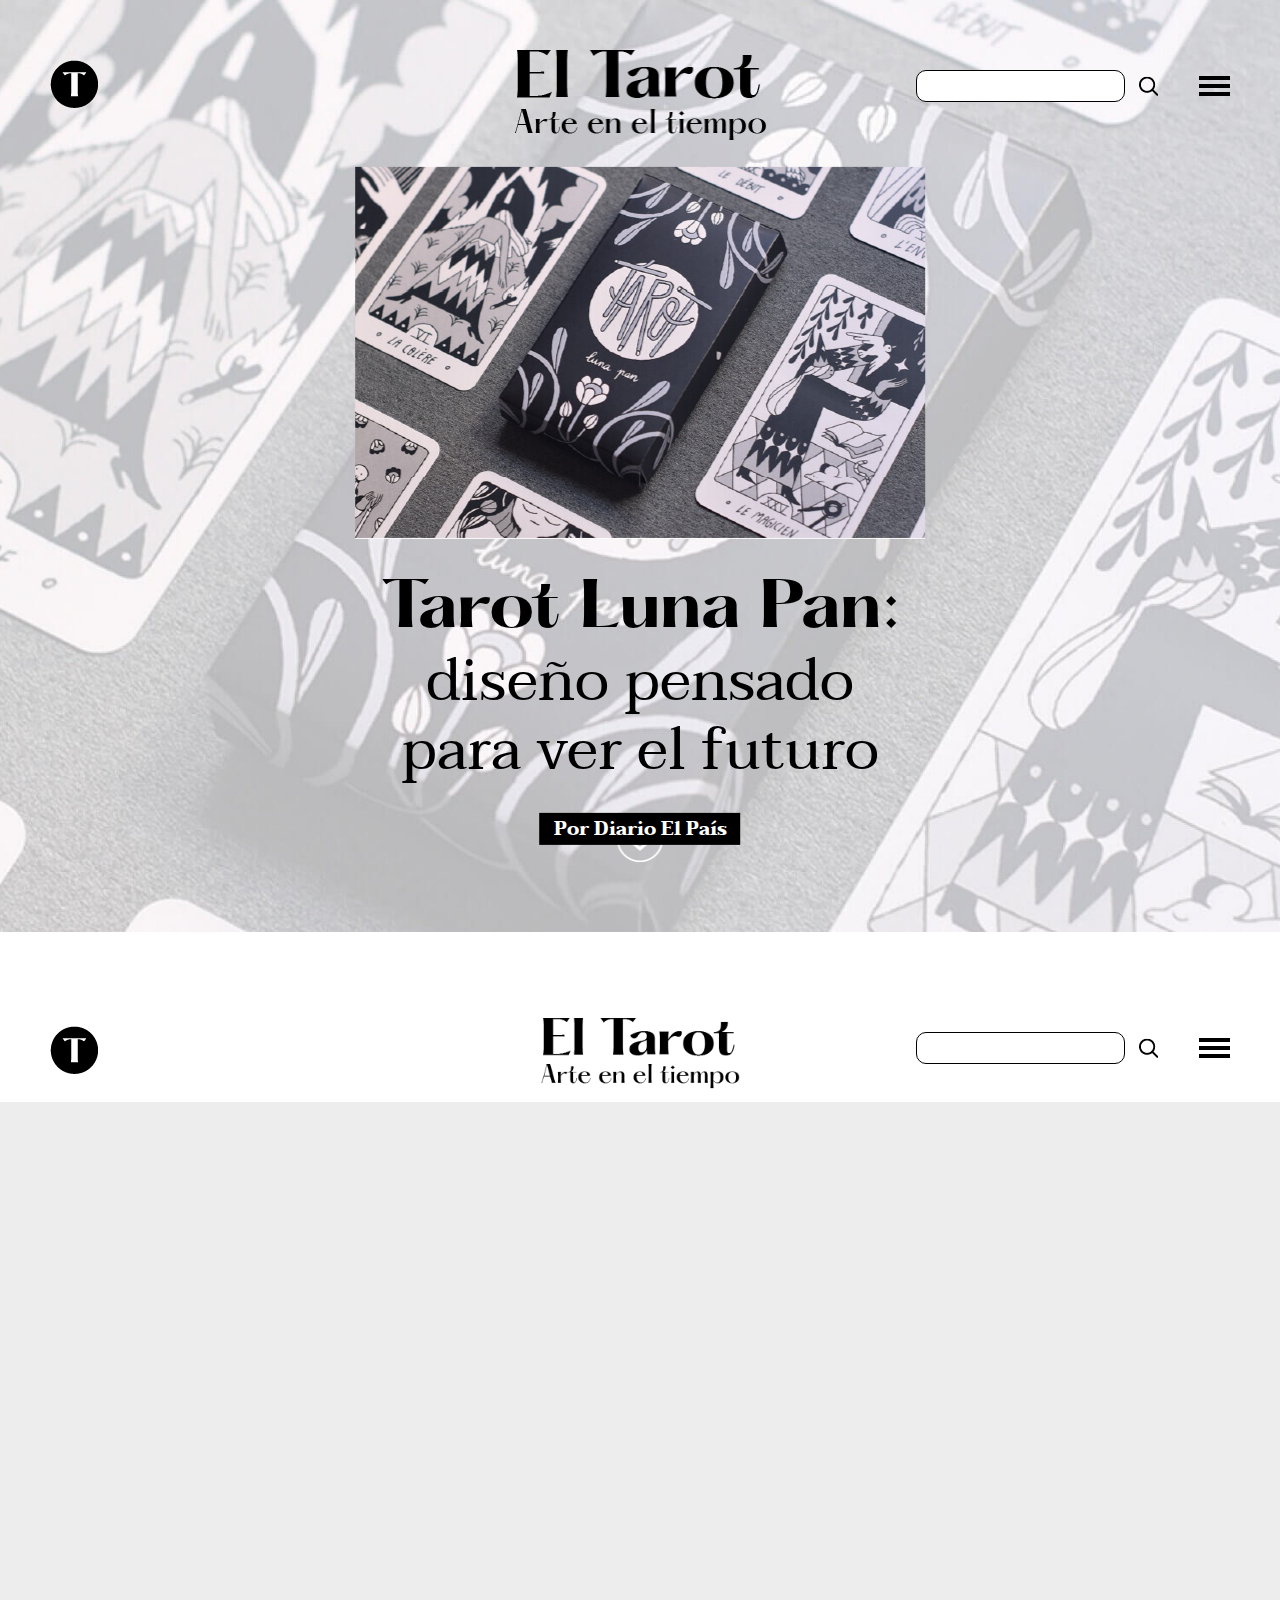
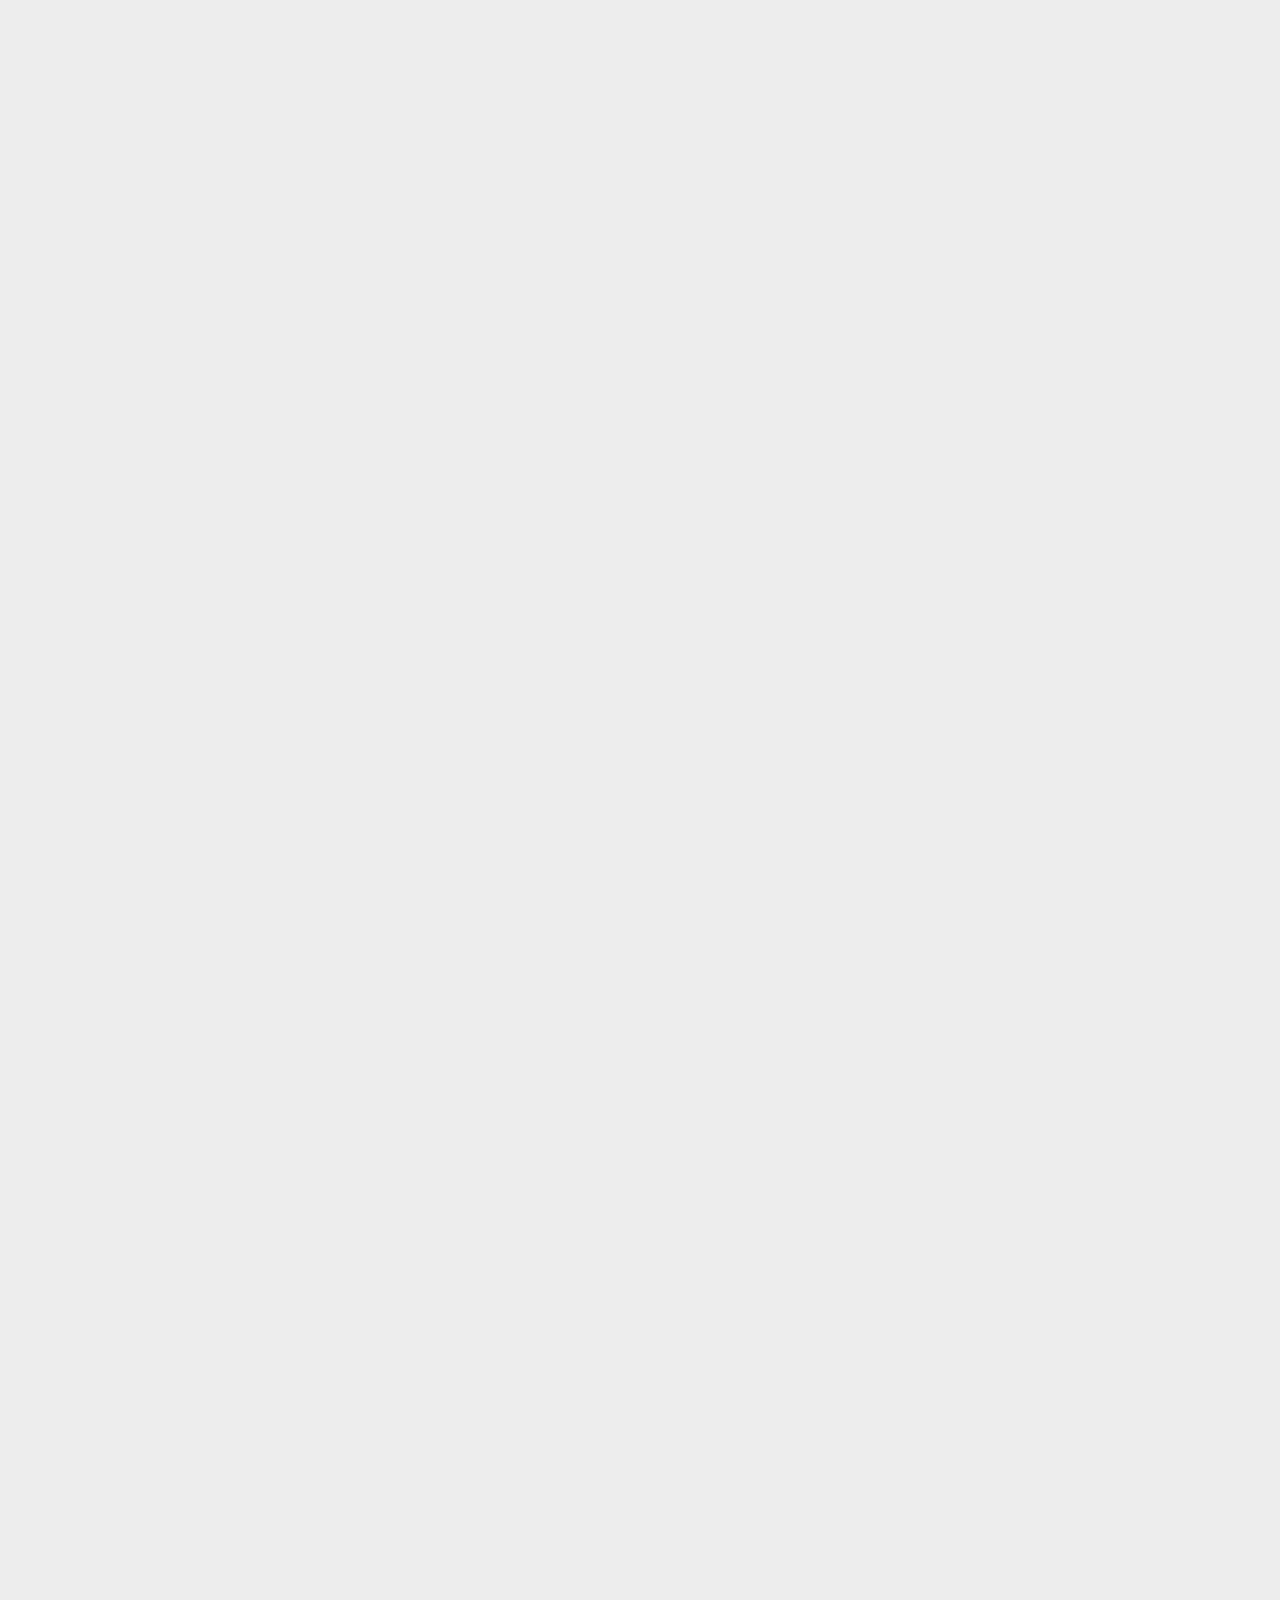
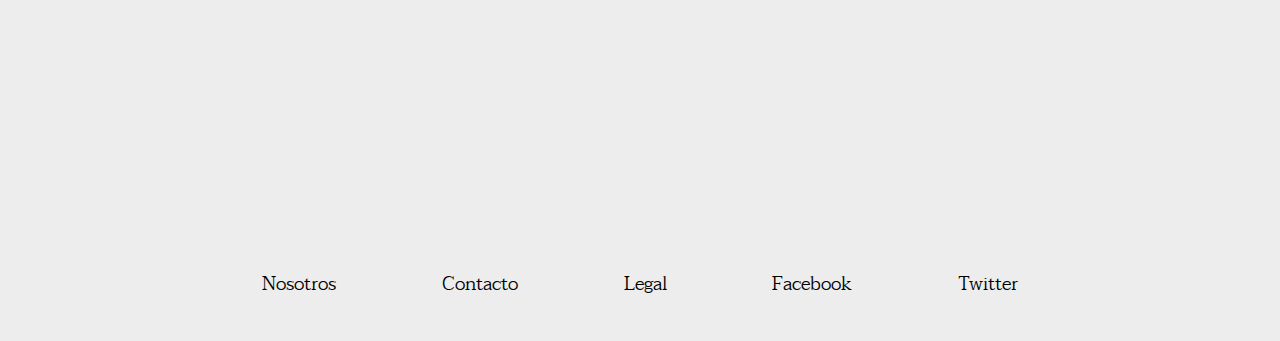
<file: tarot-luna-pan.html>
<!DOCTYPE html>
<html lang="es">
<head>
   <meta charset="UTF-8" />
   <meta http-equiv="X-UA-Compatible" content="IE=edge" />
   <meta name="viewport" content="width=device-width, initial-scale=1.0, maximum-scale=1.0, user-scalable=no" />
   <title>Tarot Luna Pan - El Tarot</title>
   <link rel="stylesheet" href="./assets/css/style.css?v=6" />
   <!-- Share to Facebook -->
   <meta property="og:url" content="" />
   <meta property="og:type" content="article" />
   <meta property="og:title" content="Tarot Luna Pan" />
   <meta property="og:description" content="Diseño pensado para ver el futuro - Tarot Luna Pan" />
   <meta property="og:image" content="./assets/img/tarot-luna-pan-2.jpg?v=1" />
   <!-- Share to Twitter -->
   <meta name="twitter:card" content="summary"/>
   <meta name="twitter:url" content=""/>
   <meta name="twitter:title" content="Tarot Luna Pan"/>
   <meta name="twitter:description" content="Diseño pensado para ver el futuro - Tarot Luna Pan"/>
   <meta name="twitter:image" content="./assets/img/tarot-luna-pan-2.jpg?v=1"/>
</head>
<body class="p-tt">
   
   <div class="main">
      <div class="container">

         <!-- Header Code -->
         <header class="header filter-black z-index-1 animated">
            <div class="content">

               <div class="wrapper-logo-short">
                  <a href="./" class="d-block">
                     <img class="full logo-short d-block color-invert" src="./assets/img/logo-short.png" alt="Logo Short" title="Logo Short">
                  </a>
               </div>

               <div class="wrapper-logo">
                  <a href="./" class="d-block">
                     <img class="full logo d-block color-invert" src="./assets/img/logo.png" alt="Logo" title="Logo" />
                  </a>
               </div>

               <!-- Navbar Code -->
               <div class="section-navbar animated">
                  
                  <div class="content-navbar">

                     <!-- Search Code -->
                     <div class="wrapper-search">
                        <input type="text" class="search" />
                        <button class="send-to-search text-hide color-invert">Send</button>
                     </div>
                     <!-- End Search Code -->

                     <!-- Toggle Button -->
                     <button class="button-toggle-navbar text-hide color-invert">
                        <span class="text-hide">Row</span>
                        <span class="text-hide">Row</span>
                        <span class="text-hide">Row</span>
                     </button>
                     <!-- End Toggle Button -->

                  </div>

                  <!-- Wrapper Navbar -->

                  <div class="wrapper-navbar">

                     <!-- Navbar -->
                     <nav id="nav" class="nav">
                        <ul class="w-fs-27">
                           <li><a href="./articulos">Artículos</a></li>
                           <li><a href="./articulos">Artistas Clásicos</a></li>
                           <li><a href="./articulos">Articulos Contemporáneos</a></li>
                           <li><a href="./articulos">Celebridades</a></li>
                        </ul>
                     </nav>
                     <!-- End Navbar -->

                     <!-- Menu 2 -->
                     <div class="menu-2 w-fs-27">
                        <a href="./">Home</a>
                        <a href="./#nosotros">Nosotros</a>
                     </div>
                     <!-- End Menu 2 -->

                  </div>

               </div>
               <!-- End Navbar Code -->
            
            </div>
         </header>
         <!-- End Header Code -->

         <!-- Body code -->
         <section id="body" class="body">
            <div class="content">

               <!-- slider 1 -->
               <div id="slider-1" class="main-slider slider-1">

                  <a href="#" class="slide slide-1 active animated active delay-1">
                     <figure>
                        <figcaption class="description text-black text-center">
                           <img class="reverse-pos margin-1" src="./assets/img/tarot-luna-pan-2.jpg?v=2" alt="Tarot Terapéutico" title="Tarot Luna Pan" />
                           <span class="d-block animated fadeInLeft delay-2 hattonbold fs-72" style="margin-top: 35px;">Tarot Luna Pan:
                           </span>
                           <span class="d-block animated fadeInLeft delay-2 fs-72">diseño pensado <br /> 
                              para ver el futuro</span>
                           <button class="slide-button-1 fs-20 d-block margin-auto text-white tavirajbold" style="margin-top: 28px;">Por Diario El País</button>
                        </figcaption>
                        <img class="full" src="./assets/img/banner-tarot-luna-pan.jpg?v=2" alt="Tarot Terapéutico" title="Tarot Terapéutico" />
                     </figure>
                  </a>

                  <button class="go-down">Go Down</button>

               </div>
               <!-- End Slider 1 -->

               <!-- Header Sticky 1 Code -->
               <div class="header sticky sticky-1 z-index-3">
                  <div class="content">

                     <div class="wrapper-logo-short">
                        <a href="./" class="d-block">
                           <img class="full logo-short d-block color-invert" src="./assets/img/logo-short.png" alt="Logo Short" title="Logo Short">
                        </a>
                     </div>

                     <div class="wrapper-logo">
                        <a href="./" class="d-block">
                           <img class="full logo d-block color-invert" src="./assets/img/logo.png" alt="Logo" title="Logo" />
                        </a>
                     </div>

                     <!-- Navbar Code -->
                     <div class="section-navbar animated">
                        
                        <div class="content-navbar">

                           <!-- Search Code -->
                           <div class="wrapper-search">
                              <input type="text" class="search" />
                              <button class="send-to-search text-hide color-invert">Send</button>
                           </div>
                           <!-- End Search Code -->

                           <!-- Toggle Button -->
                           <button class="button-toggle-navbar text-hide color-invert">
                              <span class="text-hide">Row</span>
                              <span class="text-hide">Row</span>
                              <span class="text-hide">Row</span>
                           </button>
                           <!-- End Toggle Button -->

                        </div>

                        <!-- Wrapper Navbar -->

                        <div class="wrapper-navbar">

                           <!-- Navbar -->
                           <nav id="nav" class="nav">
                              <ul class="w-fs-27">
                                 <li><a href="./articulos">Artículos</a></li>
                                 <li><a href="./articulos">Artistas Clásicos</a></li>
                                 <li><a href="./articulos">Articulos Contemporáneos</a></li>
                                 <li><a href="./articulos">Celebridades</a></li>
                              </ul>
                           </nav>
                           <!-- End Navbar -->

                           <!-- Menu 2 -->
                           <div class="menu-2 w-fs-27">
                              <a href="./">Home</a>
                              <a href="./#nosotros">Nosotros</a>
                           </div>
                           <!-- End Menu 2 -->

                        </div>

                     </div>
                     <!-- End Navbar Code -->
                  
                  </div>
               </div>
               <!-- End Header Sticky 1 Code -->

               <!-- Section Article 1 -->
               <div class="wrapper-section-style bg-c1" id="section-article">

                  <section class="section-style-1 margin-auto">

                     <article class="article article-1 padding-1 grid-col-2">
                        <article>
                           <h2 class="title text-left lh-1-5 fs-32" data-aos="fade-left"><i>»Luna Pan creó este tarot que une la tradición con las tendencias del diseño 
                              y la ilustración.
                              Además la baraja 
                              nos recuerda las ilustraciones 
                              de los cuentos infantiles«</i></h2>
                        </article>

                        <article>
                           <p data-aos="fade-right" class="lh-1-5 fs-21 aos-init aos-animate text-left">Para este proyecto decidí volver a ilustrarlos desde mi propia óptica, que encuentra referencias en los cuentos, el arte clásico, el cine y los videojuegos que me acompañan desde mi infancia y componen mi mundo personal.<br><br>
                           La semilla del proyecto se plantó en el año 2016, mientras vivía en la ciudad de Lisboa. Fue mi hermano quien me sugirió comenzar con ilustraciones inspiradas en el tarot, y así fueron naciendo las primeras versiones de las que luego serían las cartas de La Fuerza, La Muerte, EL Diablo, El Loco 
                           y El Mago.
                           <br><br>
                           En un principio debería haber quedado en una serie de ilustraciones sueltas, pero fui informándome sobre el trasfondo de cada una de las cartas, su significado e interpretación, y cada una de ellas era una fuente de inspiración para un nuevo trabajo. 
                           El proyecto fue creciendo durante 
                           los años siguientes hasta tomar 
                           forma en las 22 ilustraciones que 
                           os presento aquí.</p>
                        </article>
                     </article>

                  </section>

               </div>
               <!-- End Section Article 1 -->


               <!-- Section Article 2 -->
               <div class="wrapper-section-style bg-c1" id="section-article" style="padding-bottom: 40px;">

                  <section class="section-style-1 margin-auto">

                     <article class="article article-1 padding-6 grid-col-2">
                        <article>
                           <p data-aos="fade-right" class="lh-1-5 fs-21 aos-init aos-animate text-left">La iconografía del tarot se remonta a los siglos XII-XVI. 
                              ¿Qué supone para ti darle 
                              el giro que le has dado?
                              Un reto. Por un lado, tenía que darle mi visión personal, pero esta tenía que ser rigurosa con respecto a la iconografía y a los simbolismos de pequeños detalles que a simple vista pueden pasar inadvertidos, pero son importantes en la construcción de los arquetipos. También, no podía olvidar de que un Tarot Cats los protagonistas son gatos y no humanos, pero estos deberían de ser inevitablemente humanizados sin dejar de ser gatos.<br><br>
                              <strong>Qué has plasmado de tu personalidad en este tarot?</strong>
Inevitablemente mi personalidad está detrás de cada carta. y en su conjunto el mazo es un reflejo de mi forma de ser y la de los gatos, también: ”Tarot Cats” es un tarot misterioso e inquietante, divertido en ocasiones y cruel también y donde incluso hay espacio para una cierta ingenuidad.</p>
                        </article>

                        <article>
                           <p data-aos="fade-left">
                              <img class="d-block full" src="./assets/img/tarot-luna-pan-3.jpg" alt="" title="">
                           </p>
                        </article>
                     </article>

                     <!-- Navbar Footer -->
                     <div class="navbar-footer w-fs-20 text-black" style="margin-top: 0;">
                        <a href="#" target="_blank">Nosotros</a>
                        <a href="./contacto.html" target="_blank">Contacto</a>
                        <a href="#" target="_blank">Legal</a>
                        <a href="#" target="_blank">Facebook</a>
                        <a href="#" target="_blank">Twitter</a>
                     </div>
                     <!-- End Navbar Footer -->

                  </section>

               </div>
               <!-- End Section Article 2 -->

            </div>
         </section>
         <!-- End Body Code-->

         <div class="float-share">
            <button class="facebook-button-share with-bg-image" style="background-image: url(./assets/img/facebook-button.png);"></button>
            <button class="twitter-button-share with-bg-image" style="background-image: url(./assets/img/twitter-button.png);margin-top: 9px;"></button>
         </div>
      </div>
   </div>

   <!-- Insert Js Files -->
   <script src="./assets/js/main.js?v=2"></script>
   <script src="https://unpkg.com/aos@2.3.1/dist/aos.js"></script>
   <script>AOS.init();</script>
   <!-- Css File -->
   <link href="https://unpkg.com/aos@2.3.1/dist/aos.css" rel="stylesheet">
</body>
</html>
</file>
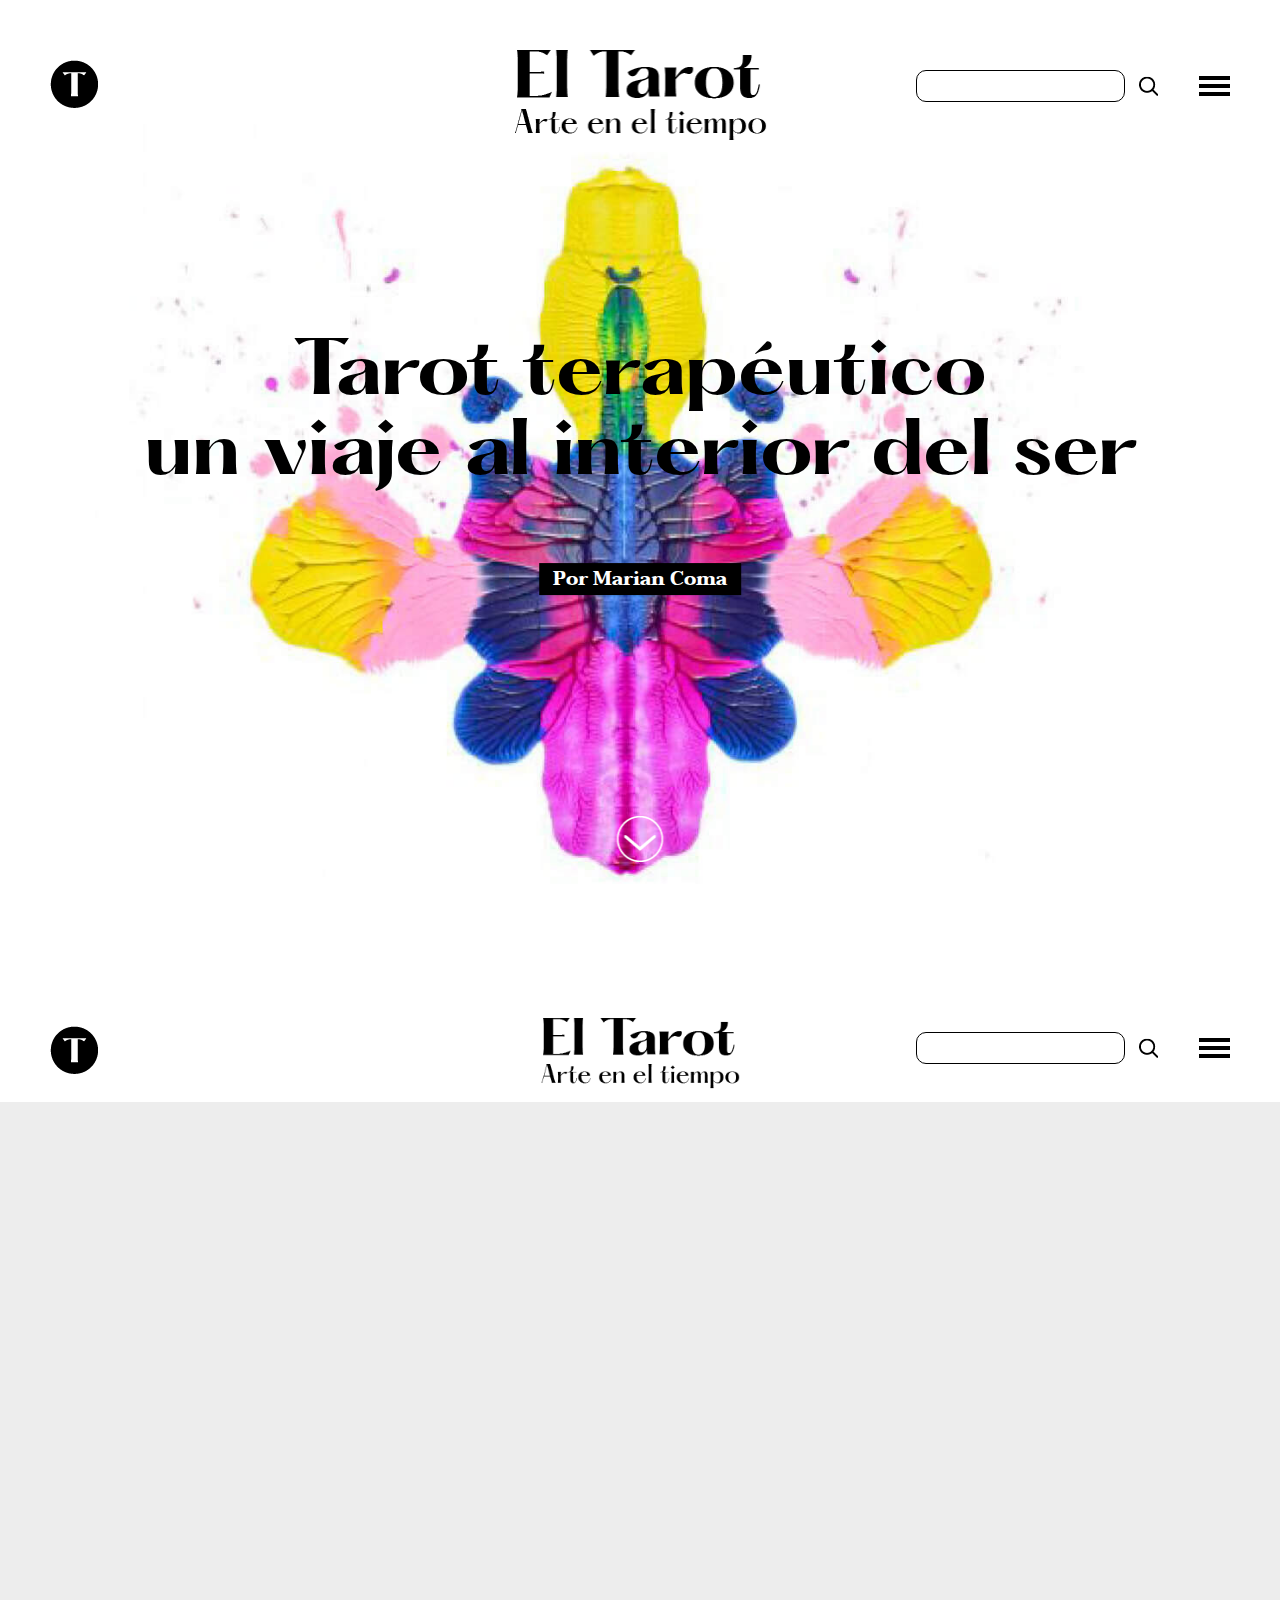
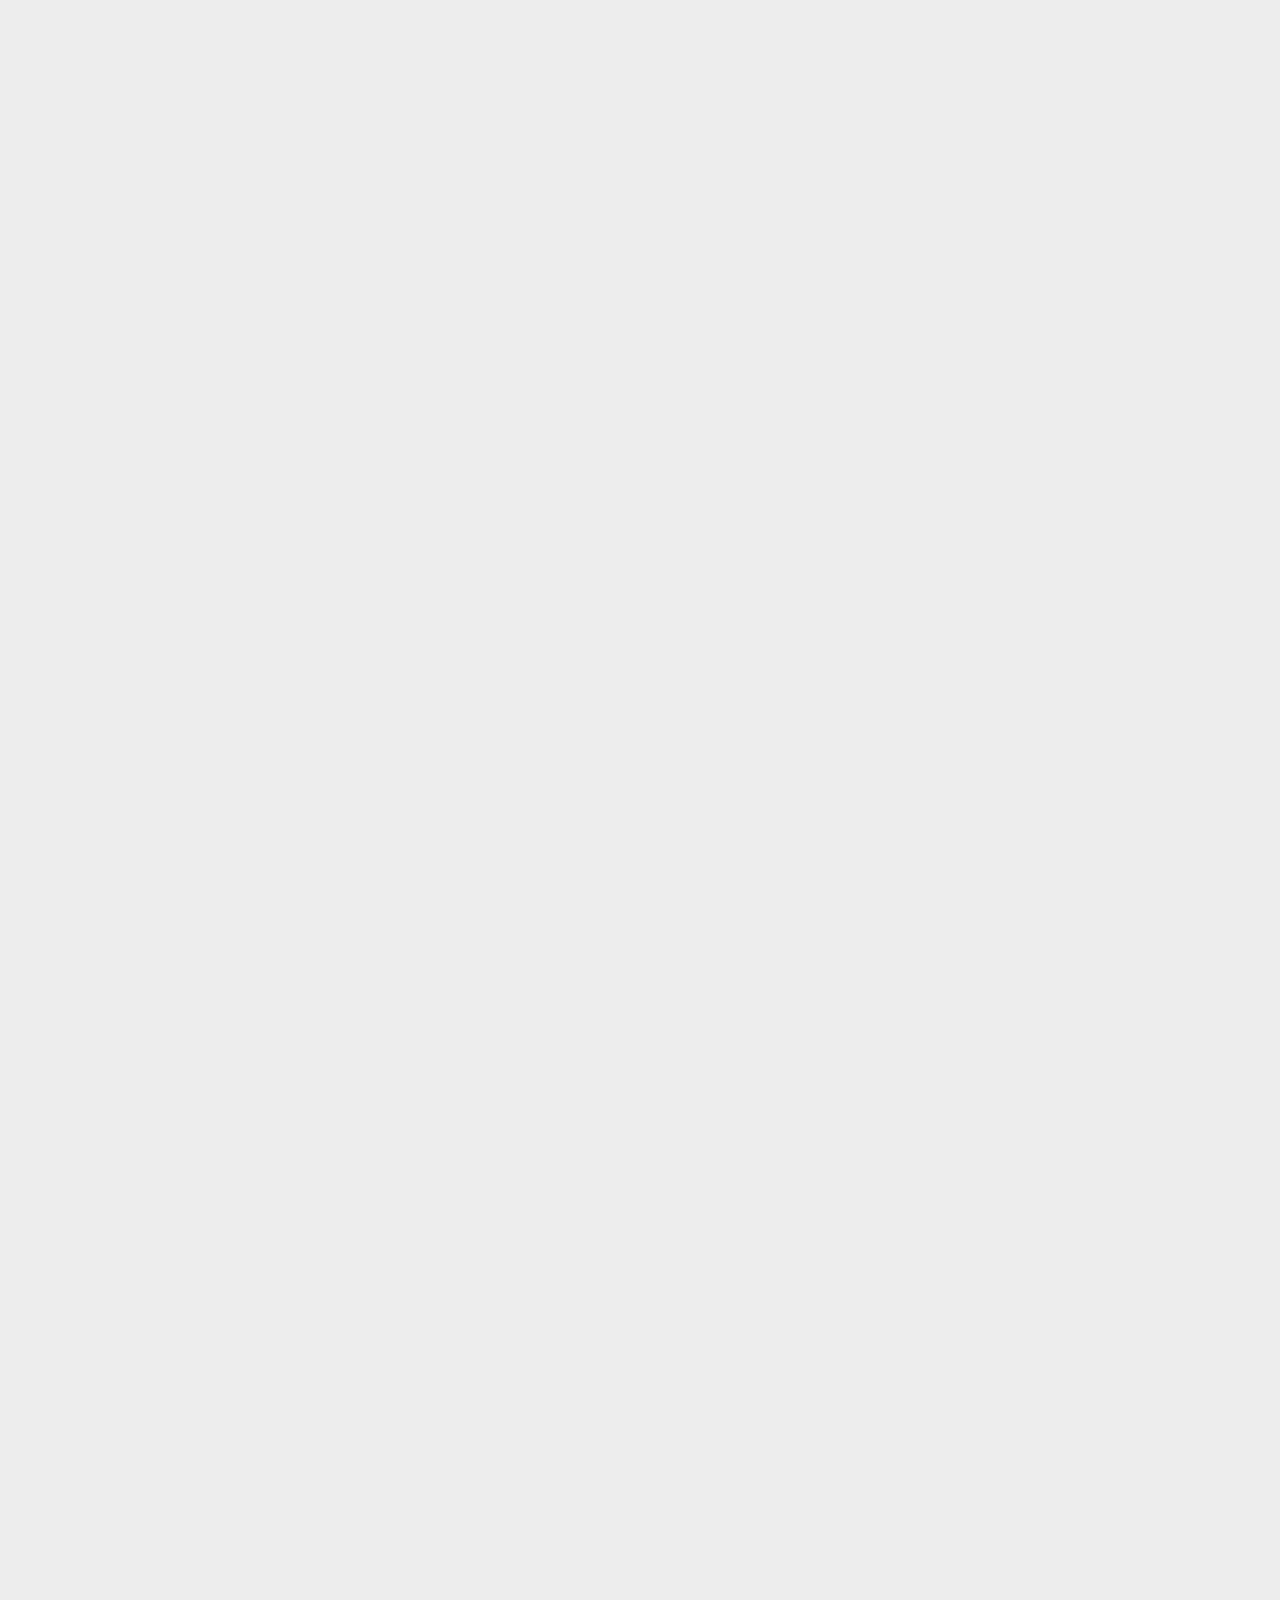
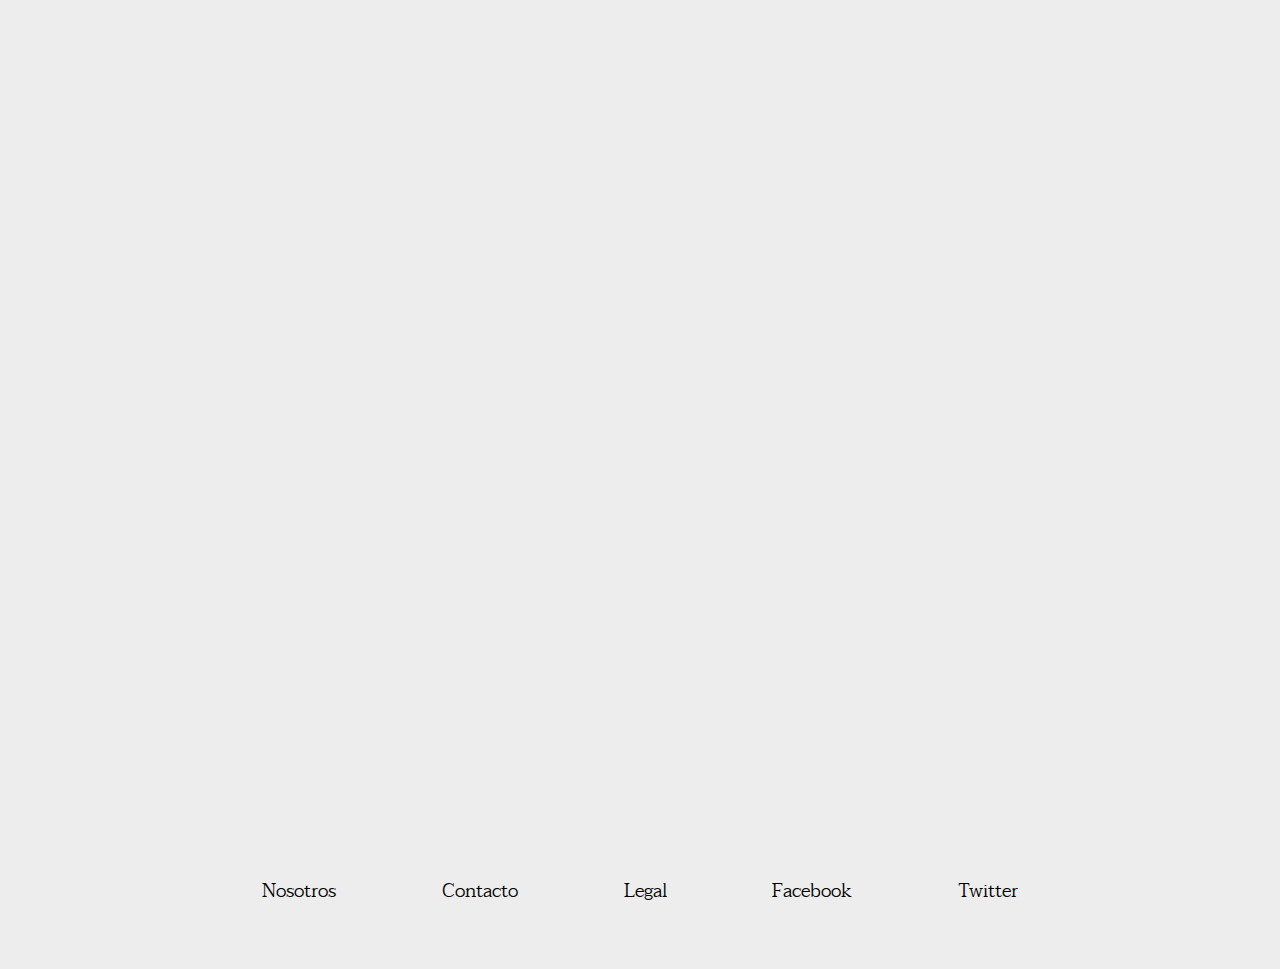
<file: tarot-terapeutico.html>
<!DOCTYPE html>
<html lang="es">
<head>
   <meta charset="UTF-8" />
   <meta http-equiv="X-UA-Compatible" content="IE=edge" />
   <meta name="viewport" content="width=device-width, initial-scale=1.0, maximum-scale=1.0, user-scalable=no" />
   <title>Tarot Terapéutico un viaje al interior del ser - El Tarot</title>
   <link rel="stylesheet" href="./assets/css/style.css?v=6" />
   <!-- Share to Facebook -->
   <meta property="og:url" content="" />
   <meta property="og:type" content="article" />
   <meta property="og:title" content="Tarot Terapéutico" />
   <meta property="og:description" content="Tarot Terapéutico un viaje al interior del ser - El Tarot" />
   <meta property="og:image" content="./assets/img/card.png?v=1" />
   <!-- Share to Twitter -->
   <meta name="twitter:card" content="summary"/>
   <meta name="twitter:url" content=""/>
   <meta name="twitter:title" content="Tarot Terapéutico"/>
   <meta name="twitter:description" content="Tarot Terapéutico un viaje al interior del ser - El Tarot"/>
   <meta name="twitter:image" content="./assets/img/card.png?v=1"/>
</head>
<body class="p-tt">
   
   <div class="main">
      <div class="container">

         <!-- Header Code -->
         <header class="header filter-black z-index-1 animated">
            <div class="content">

               <div class="wrapper-logo-short">
                  <a href="./" class="d-block">
                     <img class="full logo-short d-block color-invert" src="./assets/img/logo-short.png" alt="Logo Short" title="Logo Short">
                  </a>
               </div>

               <div class="wrapper-logo">
                  <a href="./" class="d-block">
                     <img class="full logo d-block color-invert" src="./assets/img/logo.png" alt="Logo" title="Logo" />
                  </a>
               </div>

               <!-- Navbar Code -->
               <div class="section-navbar animated">
                  
                  <div class="content-navbar">

                     <!-- Search Code -->
                     <div class="wrapper-search">
                        <input type="text" class="search" />
                        <button class="send-to-search text-hide color-invert">Send</button>
                     </div>
                     <!-- End Search Code -->

                     <!-- Toggle Button -->
                     <button class="button-toggle-navbar text-hide color-invert">
                        <span class="text-hide">Row</span>
                        <span class="text-hide">Row</span>
                        <span class="text-hide">Row</span>
                     </button>
                     <!-- End Toggle Button -->

                  </div>

                  <!-- Wrapper Navbar -->

                  <div class="wrapper-navbar">

                     <!-- Navbar -->
                     <nav id="nav" class="nav">
                        <ul class="w-fs-27">
                           <li><a href="./articulos">Artículos</a></li>
                           <li><a href="./articulos">Artistas Clásicos</a></li>
                           <li><a href="./articulos">Articulos Contemporáneos</a></li>
                           <li><a href="./articulos">Celebridades</a></li>
                        </ul>
                     </nav>
                     <!-- End Navbar -->

                     <!-- Menu 2 -->
                     <div class="menu-2 w-fs-27">
                        <a href="./">Home</a>
                        <a href="./#nosotros">Nosotros</a>
                     </div>
                     <!-- End Menu 2 -->

                  </div>

               </div>
               <!-- End Navbar Code -->
            
            </div>
         </header>
         <!-- End Header Code -->

         <!-- Body code -->
         <section id="body" class="body">
            <div class="content">

               <!-- slider 1 -->
               <div id="slider-1" class="main-slider slider-1">

                  <a href="#" class="slide slide-1 active animated active delay-1">
                     <figure>
                        <figcaption class="description fs-90 text-black text-center">
                           <span class="d-inline-block animated fadeInLeft delay-2 hattonbold">Tarot terapéutico <br />un viaje al interior del ser</span>
                           <button class="slide-button-1 fs-20 d-block margin-auto text-white tavirajbold">Por Marian Coma</button>
                        </figcaption>
                        <img class="full" src="./assets/img/banner-tarot-terapeutico.jpg?v=2" alt="Tarot Terapéutico" title="Tarot Terapéutico" />
                     </figure>
                  </a>

                  <button class="go-down">Go Down</button>

               </div>
               <!-- End Slider 1 -->

               <!-- Header Sticky 1 Code -->
               <div class="header sticky sticky-1 z-index-3">
                  <div class="content">

                     <div class="wrapper-logo-short">
                        <a href="./" class="d-block">
                           <img class="full logo-short d-block color-invert" src="./assets/img/logo-short.png" alt="Logo Short" title="Logo Short">
                        </a>
                     </div>

                     <div class="wrapper-logo">
                        <a href="./" class="d-block">
                           <img class="full logo d-block color-invert" src="./assets/img/logo.png" alt="Logo" title="Logo" />
                        </a>
                     </div>

                     <!-- Navbar Code -->
                     <div class="section-navbar animated">
                        
                        <div class="content-navbar">

                           <!-- Search Code -->
                           <div class="wrapper-search">
                              <input type="text" class="search" />
                              <button class="send-to-search text-hide color-invert">Send</button>
                           </div>
                           <!-- End Search Code -->

                           <!-- Toggle Button -->
                           <button class="button-toggle-navbar text-hide color-invert">
                              <span class="text-hide">Row</span>
                              <span class="text-hide">Row</span>
                              <span class="text-hide">Row</span>
                           </button>
                           <!-- End Toggle Button -->

                        </div>

                        <!-- Wrapper Navbar -->

                        <div class="wrapper-navbar">

                           <!-- Navbar -->
                           <nav id="nav" class="nav">
                              <ul class="w-fs-27">
                                 <li><a href="./articulos">Artículos</a></li>
                                 <li><a href="./articulos">Artistas Clásicos</a></li>
                                 <li><a href="./articulos">Articulos Contemporáneos</a></li>
                                 <li><a href="./articulos">Celebridades</a></li>
                              </ul>
                           </nav>
                           <!-- End Navbar -->

                           <!-- Menu 2 -->
                           <div class="menu-2 w-fs-27">
                              <a href="./">Home</a>
                              <a href="./#nosotros">Nosotros</a>
                           </div>
                           <!-- End Menu 2 -->

                        </div>

                     </div>
                     <!-- End Navbar Code -->
                  
                  </div>
               </div>
               <!-- End Header Sticky 1 Code -->

               <!-- Section Article 1 -->
               <div class="wrapper-section-style bg-c1" id="section-article">

                  <section class="section-style-1 margin-auto">

                     <article class="article article-1 padding-1">
                        <header class="animated">
                           <h2 class="title text-center lh-1-5 fs-32" data-aos="fade-left">»Es una herramienta proyectiva que nos conecta con el proceso que estamos viviendo y nos da una visión de nuestro ‘yo’ interno para sanar 
                              las emociones«</h2>
                        </header>               
                        <p data-aos="fade-right" class="lh-1-5 description fs-21">Conocido también como tarot psicológico o transpersonal, es una corriente en crecimiento centrada en la limpieza personal que se basa en las tiradas de tarot tradicional, sin embargo, posee una marcada diferencia. El adivinatorio considera que el futuro ya está escrito y podemos enfrentarlo, mientras que el terapéutico indica que viene marcado por tendencias que no son absolutas y es posible cambiar a nuestro beneficio a través de la gestión de las emociones.<br /> <br />La lectura del tarot terapéutico está basada en la figura de la Cruz Céltica (empleada en el tarot tradicional), de tal forma que se sacan 10 cartas del mazo, las cuales tendrán una posición específica, según el orden de extracción. Ofrecerán información sobre la situación actual del consultante, lo que le impide desarrollarse, el origen de sus patrones negativos, el manejo de sus relaciones, la necesidad interna para evolucionar, así como el método que necesita para abordar el problema, la evolución o camino al crecimiento, la autorrealización y la proyección.</p>
                     </article>

                  </section>

               </div>
               <!-- End Section Article 1 -->

               <!-- Section Article 2 -->
               <div class="wrapper-section-style bg-c1" id="section-article">

                  <section class="section-style-1 margin-auto">

                     <article class="article article-1 padding-2">
                        <img data-aos="fade-down" class="margin-auto d-block mw-img" src="./assets/img/card.png" alt="Cartas" title="Cartas">             
                        <p data-aos="fade-right" class="lh-1-5 description fs-21">El tarot terapéutico tiene como misión trabajar aspectos emocionales de las personas, que les están frenando en su crecimiento personal, es decir, desbloquear determinadas energías que no nos permiten avanzar.<br /> <br />Además de realizar un proceso de limpieza emocional en la persona, este tipo de tarot nos ayuda a conocer nuestras grandes habilidades y sacarlas a luz. El tarot terapéutico es una disciplina de reciente creación, fue diseñada por el tarotista Veet Pramad, basándose en algunas tiradas tradicionales del tarot como es la cruz celta.<br />La escuela tradicional del tarot considera que el futuro en gran medida ya está escrito, y que en cierta manera no podemos escapar de nuestro destino.<br /><br />Durante la tirada, podremos nuestra verdadera esencia e identificar cual es el trabajo que debemos hacer para nuestra autotransformación. También nos permitirá reconocer nuestros patrones de conducta, y todos aquellos sistemas de creencias y miedos que deberemos disolver para emprender nuestro propio avance.</p>
                     </article>

                  </section>

               </div>
               <!-- End Section Article 2 -->

               <!-- Section Article 3 -->
               <div class="wrapper-section-style bg-c1" id="section-article">

                  <section class="section-style-1 margin-auto">

                     <article class="article article-1 padding-3">
                        <img data-aos="fade-down" class="margin-auto d-block mw-img" src="./assets/img/arte-1.png" alt="Arte" title="Arte" style="margin-bottom: 45px;">

                        <header class="animated">
                           <h2 data-aos="fade-left" class="title text-center lh-1-5 fs-32">»El tarot terapéutico nos indica que somos todopoderosos y que el futuro viene marcado por unas tendencias que no son absolutas y que nosotros podemos cambiar para nuestro beneficio«</h2>
                        </header>        

                        <p data-aos="fade-right" class="lh-1-5 fs-21 text-center">La escuela tradicional del tarot considera que el futuro en gran medida ya está escrito, y que en cierta manera no podemos escapar de nuestro destino.<br /> <br />Durante la tirada, podremos nuestra verdadera esencia e identificar cual es el trabajo que debemos hacer para nuestra autotransformación. También nos permitirá reconocer nuestros patrones de conducta, y todos aquellos sistemas de creencias y miedos que deberemos disolver para emprender nuestro propio avance.</p>

                        <!-- Navbar Footer -->
                        <div class="navbar-footer w-fs-20 text-black margin-1">
                           <a href="#" target="_blank">Nosotros</a>
                           <a href="./contacto.html" target="_blank">Contacto</a>
                           <a href="#" target="_blank">Legal</a>
                           <a href="#" target="_blank">Facebook</a>
                           <a href="#" target="_blank">Twitter</a>
                        </div>
                        <!-- End Navbar Footer -->
                     </article>

                  </section>

               </div>
               <!-- End Section Article 3 -->

            </div>
         </section>
         <!-- End Body Code-->

         <div class="float-share">
            <button class="facebook-button-share with-bg-image" style="background-image: url(./assets/img/facebook-button.png);"></button>
            <button class="twitter-button-share with-bg-image" style="background-image: url(./assets/img/twitter-button.png);margin-top: 9px;"></button>
         </div>
      </div>
   </div>

   <!-- Insert Js Files -->
   <script src="./assets/js/main.js?v=2"></script>
   <script src="https://unpkg.com/aos@2.3.1/dist/aos.js"></script>
   <script>AOS.init();</script>
   <!-- Css File -->
   <link href="https://unpkg.com/aos@2.3.1/dist/aos.css" rel="stylesheet">
</body>
</html>
</file>
<file: assets/css/style.css>
/* Importing */
@import url(./normalize.css);
@import url(./animation.css);
@import url(./fonts.css);
@import url(./main.css);
@import url(./responsive.css);
</file>
